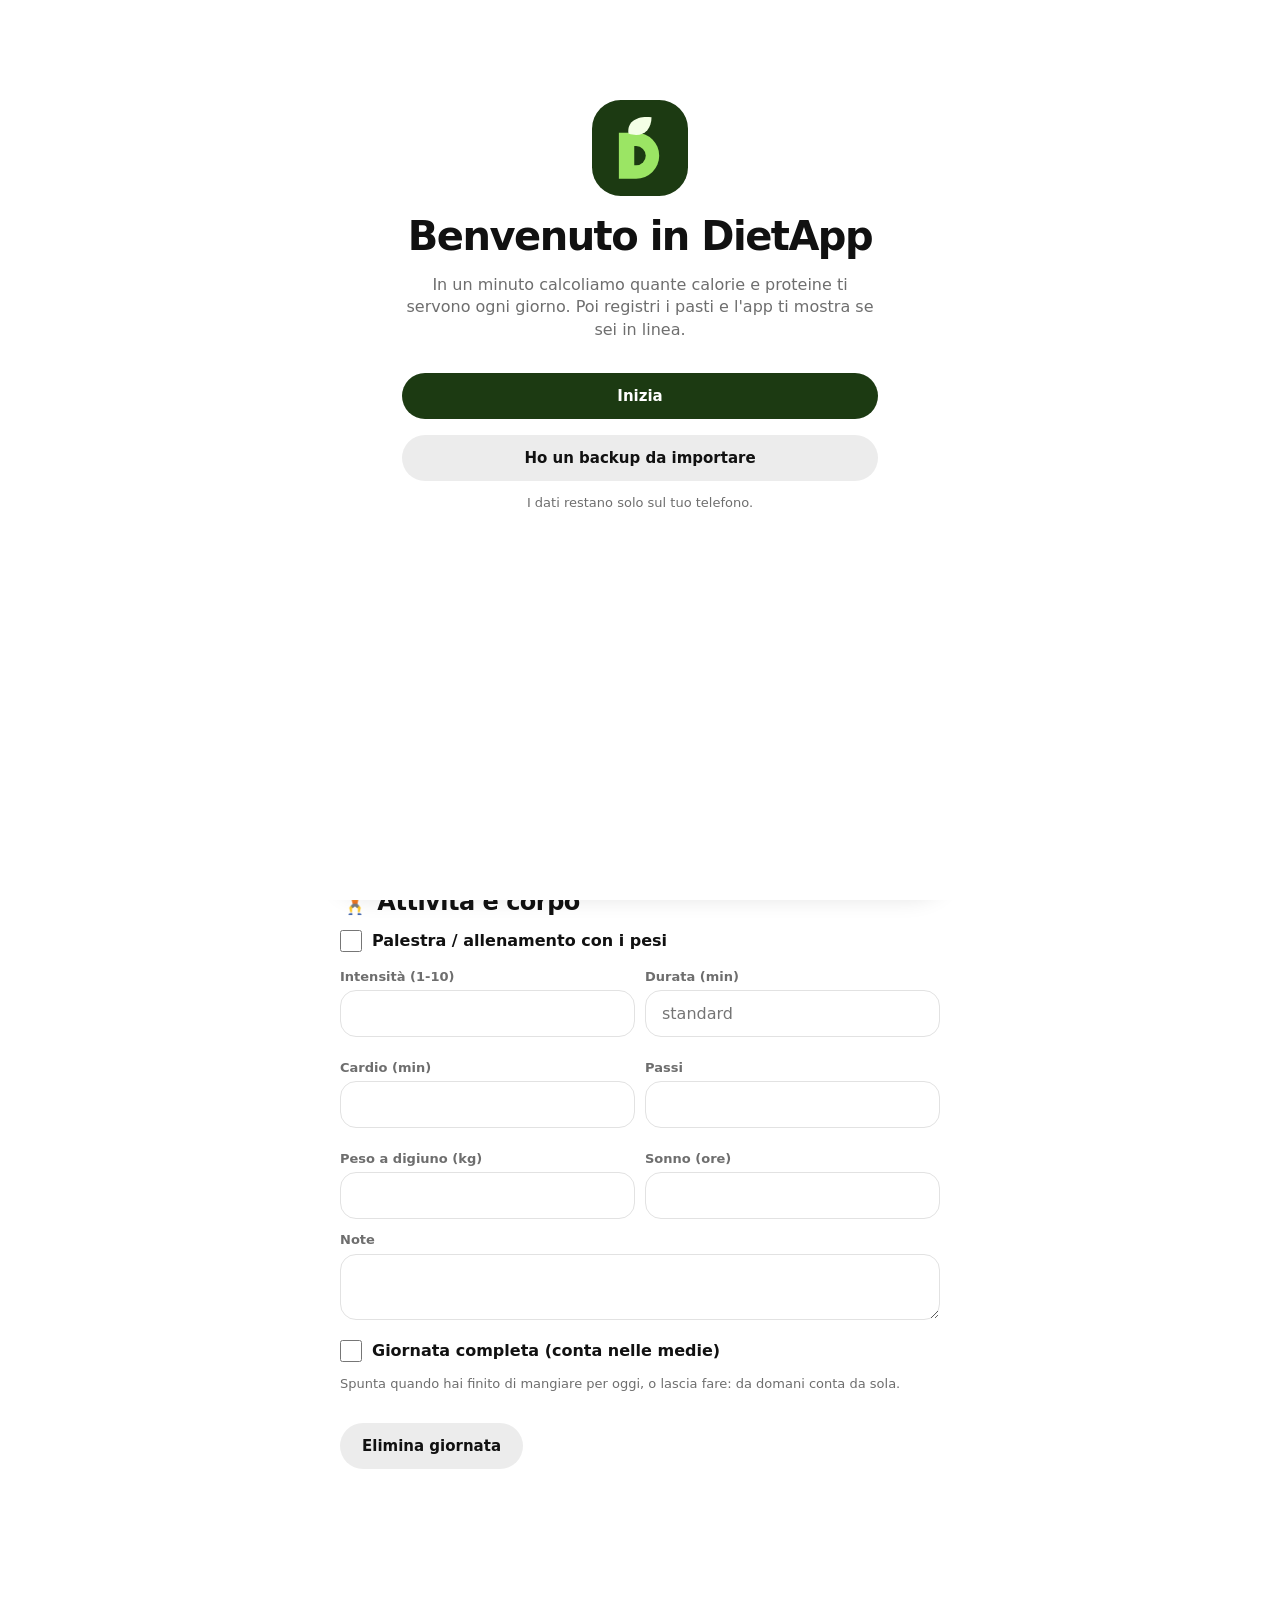
<file: index.html>
<!doctype html><html lang="it"><head><meta charset="utf-8"><meta name="viewport" content="width=device-width,initial-scale=1,viewport-fit=cover"><title>DietApp</title><link rel="manifest" href="manifest.webmanifest"><meta name="theme-color" content="#ffffff"><link rel="icon" href="icon-192.png"><link rel="apple-touch-icon" href="icon-180.png"><meta name="apple-mobile-web-app-title" content="DietApp"><meta name="apple-mobile-web-app-capable" content="yes"><meta name="mobile-web-app-capable" content="yes">
<style>
:root{--bg:#fff;--cd:#fff;--tx:#111;--mu:#6e6e6e;--ac:#1c3a12;--on:#fff;--li:#9be564;--ch:#ececec;--am:#b86e00;--ok:#1d8a4e;--bad:#c0392b;--bd:#e2e2e2;--ff:Inter,system-ui,-apple-system,"Segoe UI",sans-serif}
@media(prefers-color-scheme:dark){:root{--bg:#0e130d;--cd:#171e15;--tx:#f1f4ef;--mu:#9aa595;--ac:#9be564;--on:#10200a;--ch:#252e22;--am:#f0b35a;--ok:#5ad08e;--bad:#ff8174;--bd:#2a3427}}
*{box-sizing:border-box}body{margin:0;background:var(--bg);color:var(--tx);font:16px/1.4 var(--ff);padding:env(safe-area-inset-top) 0 calc(118px + env(safe-area-inset-bottom))}
main{max-width:640px;margin:0 auto;padding:16px 20px}h1{font:800 40px/1.1 var(--ff);letter-spacing:-1.5px;margin:18px 0 22px}h2{font:800 24px var(--ff);letter-spacing:-.5px;margin:30px 0 14px}h3{font:800 24px/1.15 var(--ff);letter-spacing:-.5px;margin:6px 0 14px}
.top{display:flex;justify-content:flex-end;gap:8px;flex-wrap:wrap;min-height:46px}.p{border:2px solid var(--tx);border-radius:999px;padding:8px 14px;font-weight:700}
.g{display:grid;grid-template-columns:1fr 1fr;gap:10px}.g3{grid-template-columns:1fr 1fr 1fr}.c{background:var(--cd);border:1px solid var(--bd);border-radius:24px;padding:16px;margin-bottom:10px}.g .c{margin:0}
.c b{display:block;font:800 26px var(--ff);letter-spacing:-.5px}.c b small{font-size:16px;color:var(--mu);font-weight:700}.c b.m{font-size:20px;margin-top:12px}.c span{color:var(--mu);font-size:13px}
.warn{border:2px solid var(--li)}.warn b{font-size:18px}.warn .row{display:flex;gap:8px;flex-wrap:wrap}.warn button{margin:12px 0 0}
label{display:block;font-size:13px;color:var(--mu);margin:12px 0 4px;font-weight:600}input,textarea,select{width:100%;padding:13px 16px;border:1px solid var(--bd);border-radius:16px;background:var(--cd);color:var(--tx);font:16px var(--ff)}
input[type=checkbox]{width:22px;height:22px;margin:0 10px 0 0;accent-color:var(--ac);flex:none}.k{display:flex;align-items:center;margin-top:14px;font-weight:600;color:var(--tx);font-size:16px}
button{padding:14px 22px;border:0;border-radius:999px;background:var(--ac);color:var(--on);font:700 15px var(--ff);margin:16px 8px 0 0;cursor:pointer}button.s{background:var(--ch);color:var(--tx)}button.w{width:100%;margin-right:0}button:disabled{opacity:.5}
button.pc{background:var(--ch);color:var(--tx);padding:10px 14px;margin:0 6px 8px 0;font-size:14px}button.lnk{background:none;color:var(--tx);text-decoration:underline;padding:12px 0}
.xb{background:var(--ch);color:var(--tx);width:36px;height:36px;padding:0;margin:0;flex:none;font-size:14px}
.dn{display:flex;gap:8px;align-items:center}.dn button{margin:0;padding:12px 16px}.dn input{flex:1}
.ml{display:flex;justify-content:space-between;align-items:center;gap:10px;padding:12px 0;border-bottom:1px solid var(--bd);cursor:pointer}.ml b{font-weight:700}
.wa{display:flex;align-items:center;gap:8px;flex-wrap:wrap}.wa b{font:800 30px var(--ff);flex-basis:100%;margin-bottom:4px}.wa b small{font-size:16px;color:var(--mu)}.wa button{margin:0;padding:10px 14px}
details{border:1px solid var(--bd);border-radius:24px;padding:4px 16px 16px;margin-top:12px}summary{font-weight:700;padding:12px 0;cursor:pointer}
nav{position:fixed;left:12px;right:12px;bottom:calc(10px + env(safe-area-inset-bottom));max-width:616px;margin:0 auto;display:flex;gap:4px;background:#f3f3f1;border-radius:40px;padding:8px;box-shadow:0 6px 24px rgba(0,0,0,.14);z-index:20}
@media(prefers-color-scheme:dark){nav{background:#1d261b}}
nav a{flex:1;display:flex;flex-direction:column;align-items:center;gap:3px;padding:9px 4px 7px;border-radius:30px;color:var(--tx);cursor:pointer;font-size:11px;font-weight:700;min-width:0}nav a span{white-space:nowrap;overflow:hidden;text-overflow:ellipsis;max-width:100%}nav a.on{background:var(--li);color:#10200a}nav svg{width:22px;height:22px;fill:none;stroke:currentColor;stroke-width:1.9;stroke-linecap:round;stroke-linejoin:round}
section{display:none}section.on{display:block}.r{display:flex;justify-content:space-between;align-items:center;gap:8px;padding:14px 2px;border-bottom:1px solid var(--bd);cursor:pointer}
.t{font-size:12px;font-weight:700;padding:5px 11px;border-radius:999px;background:var(--ch);white-space:nowrap}.In{color:var(--ok)}.Fu{color:var(--am)}.Tr,.So{color:var(--bad)}.mu{color:var(--mu);font-size:13px}svg.ch2{width:100%;height:auto;display:block;touch-action:pan-y}
.hero{border:1px solid var(--bd);border-radius:32px;overflow:hidden;background:var(--cd);margin-bottom:10px}.hb{background:linear-gradient(135deg,#2c4a20,#0b1a07);color:#fff;padding:26px 22px;min-height:150px;display:flex;flex-direction:column;justify-content:flex-end}.hb span{opacity:.8}.hb b{font:800 46px var(--ff);letter-spacing:-1.5px}
.hb2{padding:18px 22px 22px}.tg{display:flex;align-items:center;gap:10px;color:var(--mu);font-weight:600}.tg i{font-style:normal;background:var(--ch);border-radius:50%;width:36px;height:36px;display:grid;place-items:center}
.bar{height:12px;border-radius:9px;background:var(--ch);margin-top:8px}.bar i{display:block;height:100%;border-radius:9px;background:var(--ac)}.bar.over i{background:var(--bad)}.cp{display:inline-block;margin-top:18px;background:var(--ch);border-radius:999px;padding:8px 14px;color:var(--mu)}
.it{display:flex;justify-content:space-between;gap:10px;padding:8px 0;border-bottom:1px solid var(--bd)}
.lg{display:flex;gap:16px;flex-wrap:wrap;font-size:13px;color:var(--mu);margin-top:6px}.lg span{display:flex;align-items:center;gap:6px}.dot{width:9px;height:9px;border-radius:50%;background:var(--mu);display:inline-block}.ln{width:18px;height:3px;border-radius:2px;background:var(--ac);display:inline-block}.bx{width:10px;height:10px;border-radius:3px;background:var(--ac);display:inline-block}.ln2{width:18px;height:3px;background:var(--am);display:inline-block}
.pr{display:grid;grid-template-columns:2.2fr repeat(4,1fr) 36px;gap:6px;align-items:center;margin-bottom:6px}.pr input{padding:10px 8px;font-size:14px;border-radius:12px}.prh{font-size:12px;color:var(--mu);font-weight:600}
.dws{display:flex;flex-wrap:wrap;gap:6px}.dw{display:flex;align-items:center;margin:0;padding:8px 12px;border:1px solid var(--bd);border-radius:999px;color:var(--tx);font-size:14px}.dw input{width:18px;height:18px;margin-right:6px}
.add{width:100%;margin:14px 0 0;padding:16px;font-size:16px}
.sheet{position:fixed;inset:0;background:rgba(0,0,0,.45);z-index:50;display:flex;align-items:flex-end;justify-content:center}.sheet[hidden]{display:none}
.sh-in{background:var(--bg);width:100%;max-width:640px;max-height:90vh;overflow:auto;border-radius:28px 28px 0 0;padding:14px 20px calc(24px + env(safe-area-inset-bottom))}.grab{width:44px;height:5px;border-radius:3px;background:var(--bd);margin:0 auto 10px}
.fr{display:flex;justify-content:space-between;align-items:center;gap:10px;padding:13px 2px;border-bottom:1px solid var(--bd);cursor:pointer}.fr b{font-weight:700}.fr .mu{white-space:nowrap}
.qrow{display:flex;gap:8px}.qrow input{flex:1.3}.qrow select{flex:1}
.pv{display:grid;grid-template-columns:repeat(4,1fr);gap:6px;margin-top:14px}.pv div{background:var(--ch);border-radius:14px;padding:10px;text-align:center}.pv b{display:block;font-size:20px}.pv span{font-size:12px;color:var(--mu)}
.wiz{position:fixed;inset:0;background:var(--bg);z-index:60;overflow:auto}.wiz[hidden]{display:none}.wz{max-width:520px;margin:0 auto;padding:calc(28px + env(safe-area-inset-top)) 22px 40px}
.steps{display:flex;gap:6px;margin-bottom:22px}.steps i{flex:1;height:5px;border-radius:3px;background:var(--ch)}.steps i.on{background:var(--ac)}
.opt{display:block;width:100%;text-align:left;background:var(--cd);color:var(--tx);border:2px solid var(--bd);border-radius:20px;padding:14px 16px;margin:0 0 10px;font-weight:700}.opt span{display:block;font-weight:500;color:var(--mu);font-size:13px;margin-top:2px}.opt.on{border-color:var(--ac);background:var(--ch)}
.err{color:var(--bad);font-size:14px;font-weight:600;min-height:20px;margin-top:10px}
#toast{position:fixed;left:50%;transform:translateX(-50%);bottom:calc(104px + env(safe-area-inset-bottom));background:var(--ac);color:var(--on);padding:10px 12px 10px 20px;border-radius:999px;font-weight:700;opacity:0;pointer-events:none;transition:opacity .25s;z-index:70;display:flex;align-items:center;gap:12px;max-width:92vw}#toast.act{pointer-events:auto}#toast span{min-width:0;white-space:nowrap;overflow:hidden;text-overflow:ellipsis}#toast button{margin:0;flex:none;padding:8px 14px;background:var(--on);color:var(--ac);font-size:14px}#toast:not(.act){padding-right:20px}
#splash{position:fixed;inset:0;background:#fff;z-index:99;display:grid;place-items:center;font:800 min(15vw,64px)/1 Inter,system-ui,-apple-system,sans-serif;letter-spacing:-.04em;color:#1c3a12;animation:sOut .45s ease 3.3s forwards}
#splash .wm{display:flex;align-items:center}#splash .ic{width:1.5em;height:1.5em;flex:none;animation:pop .6s cubic-bezier(.2,1.5,.4,1) both}#splash .ic svg{width:100%;height:100%;display:block}
#splash .lf{transform-origin:38px 35px;animation:grow .7s cubic-bezier(.2,1.4,.4,1) .45s both}
#splash .x{display:inline-block;overflow:hidden;white-space:nowrap;max-width:0;opacity:0;animation:ex .9s cubic-bezier(.65,0,.25,1) 1.5s forwards}#splash .x i{font-style:normal;padding:0 0 .1em .28em}#splash .x b{color:#4aa11f;font-weight:800}
@keyframes pop{from{transform:scale(.35);opacity:0}to{transform:scale(1);opacity:1}}@keyframes grow{from{transform:scale(0) rotate(-35deg)}to{transform:scale(1) rotate(0)}}
@keyframes ex{to{max-width:4.4em;opacity:1}}@keyframes sOut{to{opacity:0;visibility:hidden}}
@media(prefers-reduced-motion:reduce){#splash .ic,#splash .lf,#splash .x{animation-duration:.01s}#splash .x{animation-delay:0s}#splash{animation-delay:1.2s}}
</style></head><body><div id="splash" onclick="this.remove()"><div class="wm"><span class="ic"><svg viewBox="0 0 100 100"><rect width="100" height="100" rx="30" fill="#1c3a12"/><path fill="#9be564" d="M28 34H46A24 24 0 0 1 46 82H28Z"/><path fill="#1c3a12" d="M44 48H46A10 10 0 0 1 46 68H44Z"/><path class="lf" fill="#f4ffe6" d="M38 35C36 22 48 16 62 18C62 32 52 40 38 35Z"/></svg></span><span class="x"><i>Diet<b>App</b></i></span></div></div>
<div id="wiz" class="wiz" hidden><div class="wz" id="wzc"></div></div>
<div id="sheet" class="sheet" hidden onclick="if(event.target===this)closeSheet()"><div class="sh-in" role="dialog" aria-modal="true"><div class="grab"></div><div id="shc"></div></div></div>
<main><div id="top" class="top"></div>

<section id="oggi" class="on"><h1>Oggi</h1>
<div class="dn"><button class="s" onclick="shift(-1)" aria-label="Giorno precedente">‹</button><input type="date" id="d" aria-label="Data"><button class="s" onclick="shift(1)" aria-label="Giorno successivo">›</button></div>
<div id="bn" style="margin-top:12px"></div><div id="prog" style="margin-top:12px"></div>
<h2>🍽 Pasti</h2><div id="pre"></div><div id="ml"></div><div id="cpy"></div>
<button class="add" onclick="openAdd()">+ Aggiungi alimento</button>
<h2>💧 Acqua</h2><div class="c wa"><b id="wv">0 L</b><button class="s" onclick="water(-.25)">−0,25</button><button onclick="water(.25)">+0,25</button><button onclick="water(.5)">+0,5</button></div>
<h2>🏋️ Attività e corpo</h2>
<label class="k"><input type="checkbox" id="gym" class="fl">Palestra / allenamento con i pesi</label>
<div class="g"><div><label for="int">Intensità (1-10)</label><input id="int" class="fl" inputmode="decimal"></div><div><label for="dur">Durata (min)</label><input id="dur" class="fl" inputmode="decimal" placeholder="standard"></div><div><label for="card">Cardio (min)</label><input id="card" class="fl" inputmode="decimal"></div><div><label for="steps">Passi</label><input id="steps" class="fl" inputmode="numeric"></div><div><label for="w">Peso a digiuno (kg)</label><input id="w" class="fl" inputmode="decimal"></div><div><label for="sleep">Sonno (ore)</label><input id="sleep" class="fl" inputmode="decimal"></div></div>
<label for="nt">Note</label><textarea id="nt" class="fl" rows="2"></textarea>
<label class="k"><input type="checkbox" id="closed">Giornata completa (conta nelle medie)</label><p class="mu" id="clh"></p>
<button class="s" onclick="del()">Elimina giornata</button></section>

<section id="dash"><h1>Andamento</h1><div id="hero"></div><h2>📊 Ultimi 7 giorni</h2><div class="g" id="kp"></div>
<h2>⚖️ Peso</h2><div class="c" id="wc"></div><div class="g" id="cal"></div><p class="mu" id="calt"></p>
<h2>📉 Kcal e TDEE</h2><div class="c" id="kc"></div><h2>🎯 Proiezione</h2><div class="g" id="pj"></div></section>

<section id="log"><h1>Giorni</h1><div id="ls"></div></section>

<section id="inc"><h1>Incolla dati</h1>
<p>Usi ChatGPT, Claude, Gemini o un'altra AI per contare le calorie? Qui puoi incollare il riepilogo che ti scrive: l'app lo inserisce da sola nel registro.</p>
<div class="c"><b style="font-size:18px">Come si fa</b><ol style="font-size:14px;padding-left:20px;margin:8px 0 0;color:var(--tx)">
<li>Copia le istruzioni qui sotto e incollale nella chat con la tua AI, seguite da quello che hai mangiato (con le quantità, se le sai).</li>
<li>L'AI ti risponde con una riga per ogni giorno, già nel formato giusto.</li>
<li>Copia quella riga, incollala nel riquadro più in basso e premi “Inserisci nel registro”.</li></ol>
<button class="w" onclick="copyPrompt()">📋 Copia le istruzioni per l'AI</button>
<details style="margin-top:12px"><summary>Leggi le istruzioni</summary><pre id="aip" style="white-space:pre-wrap;font:14px/1.45 var(--ff);background:var(--ch);border-radius:14px;padding:12px;margin:0;user-select:all"></pre></details></div>
<label for="tx">Incolla qui la risposta dell'AI</label>
<textarea id="tx" rows="6" placeholder="17/10/2026 | kcal 1500 | prot 150 | carbo 90 | grassi 55 | passi 11000 | peso 82,4 | chiusa"></textarea>
<button onclick="paste()">Inserisci nel registro</button><p class="mu" id="pm"></p>
<p class="mu">Ogni riga sostituisce i pasti di quel giorno con il totale indicato. Passi, peso, acqua e gli altri valori cambiano solo se sono nella riga. Se manca la data, viene usato oggi.</p></section>

<section id="ai"><h1>Assistente</h1><p class="mu">Scrivi cosa hai mangiato, o aggiungi la foto del piatto: l'assistente stima kcal e macro e aggiunge i pasti alla giornata.</p>
<label for="ad">Data (se non è nel testo)</label><input type="date" id="ad"><label for="at">Il tuo messaggio</label><textarea id="at" rows="6" placeholder="Es. cena: 300 g agnello al forno, 200 g patate al forno, 2 uova. 8.000 passi, niente palestra."></textarea>
<div id="aphw" style="display:none"><label for="aph">Foto del piatto (facoltativa)</label><input type="file" id="aph" accept="image/*"></div>
<button id="ab" onclick="ai()">Analizza</button><div id="ar"></div></section>

<section id="imp"><h1>Profilo</h1>
<div id="cf"></div>
<h2>⚖️ Giorni di pesata</h2><div class="dws" id="wdw"></div>
<h2>⚡ Pasti rapidi</h2><p class="mu">Un tocco nella scheda Oggi e sono aggiunti. Puoi crearli anche con “Salva tra i rapidi” quando aggiungi un alimento.</p><div class="pr prh"><span>Nome</span><span>Kcal</span><span>P</span><span>C</span><span>G</span><span></span></div><div id="prl"></div><button class="s" onclick="rdPre();S.presets.push({n:'Nuovo',k:0,p:0,c:0,g:0});persist();preR()">+ Aggiungi rapido</button>
<h2>⚙️ Opzioni</h2><label class="k"><input type="checkbox" id="o_inc">Mostra la scheda “Incolla dati”</label>
<p class="mu">Le modifiche si salvano da sole.</p><button class="s" onclick="openWiz(true)">Ricalcola obiettivi con la procedura guidata</button>
<h2>💾 Dati</h2><button class="s" onclick="exp()">Esporta backup</button><button class="s" onclick="$('f').click()">Importa backup</button><button class="s" onclick="csv()">Esporta CSV per Excel</button><input type="file" id="f" accept=".json,application/json" hidden onchange="imp(this)">
<p class="mu" id="priv"></p>
<details><summary>Come funziona</summary><ul class="mu" style="font-size:14px;padding-left:18px;margin:0">
<li>Aggiungi quello che mangi da “+ Aggiungi alimento”: cerca l'alimento e scrivi i grammi, oppure inserisci le kcal a mano.</li>
<li>Usa i pasti rapidi per quello che mangi spesso.</li>
<li>Scrivi passi e allenamento: l'app stima ogni giorno quante calorie consumi (TDEE) e il tuo deficit.</li>
<li>Pesati a digiuno nei giorni di pesata: dopo qualche settimana l'app corregge la stima con i tuoi dati reali.</li>
<li>I giorni passati con dei pasti contano da soli nelle medie. Togli la spunta “Giornata completa” se hai dimenticato di segnare qualcosa.</li>
<li>I valori degli alimenti sono medi e indicativi: per i prodotti confezionati vale l'etichetta.</li></ul></details>
<p class="mu">DietApp dà stime indicative e non sostituisce il parere di un medico o di un nutrizionista. Non è pensata per minorenni, in gravidanza o in presenza di disturbi alimentari.</p>
<p class="mu">La ricerca online e i codici a barre usano i dati di <a href="https://world.openfoodfacts.org" target="_blank" rel="noopener" style="color:inherit">Open Food Facts</a>, disponibili con licenza Open Database License (ODbL).</p><p class="mu">DietApp 2.2</p></section>
</main>
<div id="toast" role="status"></div>
<nav><a class="on" data-t="oggi"><svg viewBox="0 0 24 24"><path d="M4 11l8-7 8 7v9H4z"/></svg><span>Oggi</span></a><a data-t="dash"><svg viewBox="0 0 24 24"><polyline points="3 17 9 11 13 15 21 6"/></svg><span>Grafici</span></a><a data-t="log"><svg viewBox="0 0 24 24"><path d="M8 6h12M8 12h12M8 18h12M4 6h.01M4 12h.01M4 18h.01"/></svg><span>Giorni</span></a><a data-t="inc"><svg viewBox="0 0 24 24"><path d="M9 4h6v3H9zM7 5H5v15h14V5h-2"/></svg><span>Incolla</span></a><a data-t="ai"><svg viewBox="0 0 24 24"><path d="M4 5h16v11H9l-5 4z"/></svg><span>Assistente</span></a><a data-t="imp"><svg viewBox="0 0 24 24"><circle cx="12" cy="8" r="4"/><path d="M4 21c0-4 4-6 8-6s8 2 8 6"/></svg><span>Profilo</span></a></nav>
<script>
// [nome, kcal, proteine, carboidrati, grassi (per 100 g o 100 ml), unità, grammi per unità, sinonimi]
const FOODS_RAW=[
// Pane, cereali, pasta
['Pane bianco',275,9,57,1.2,'fetta',30,'pane comune'],
['Panino / rosetta',275,9,57,1.2,'panino',60,'pane michetta'],
['Pane integrale',245,9,47,2.4,'fetta',30,''],
['Pane in cassetta',265,8,48,4,'fetta',25,'toast pancarrè'],
['Fette biscottate',410,11,74,6,'fetta',10,'mulino bianco buitoni'],
['Grissini',430,12,68,13,'grissino',5,''],
['Crackers',430,9.5,70,12,'pacchetto',25,''],
['Piadina',300,8,48,9,'piadina',90,''],
['Focaccia',330,7,45,14,'pezzo',100,''],
['Pasta di semola (cruda)',355,12.5,72,1.5,'porzione',80,'spaghetti penne fusilli maccheroni barilla de cecco rummo divella'],
['Pasta (cotta)',160,5.5,32,0.7,'piatto',200,'spaghetti penne'],
['Pasta integrale (cruda)',345,13,66,2.5,'porzione',80,''],
['Pasta al pomodoro (condita)',130,4.5,23,2.5,'piatto',300,'spaghetti al pomodoro'],
['Pasta al ragù',160,7,22,5,'piatto',300,'bolognese'],
['Pasta alla carbonara',220,9,25,9,'piatto',300,''],
['Pasta al forno',170,8,18,7,'porzione',300,''],
['Lasagne al forno',160,9,13,8,'porzione',300,''],
['Gnocchi di patate',160,4,34,0.5,'porzione',200,''],
['Risotto',150,3.5,24,4.5,'piatto',300,''],
['Riso (crudo)',350,7,78,0.6,'porzione',80,'basmati'],
['Riso (cotto)',130,2.7,28,0.3,'piatto',200,'riso bianco bollito'],
['Farro (crudo)',335,15,67,2.5,'porzione',80,''],
['Orzo perlato (crudo)',320,10,70,1.4,'porzione',80,''],
['Cous cous (crudo)',360,12.5,73,0.6,'porzione',80,''],
['Quinoa (cruda)',368,14,64,6,'porzione',80,''],
['Fiocchi d\'avena',370,13,60,7,'porzione',40,'avena porridge'],
['Corn flakes',375,7,84,0.9,'porzione',30,'cereali colazione'],
['Muesli',365,9,66,6,'porzione',40,'cereali colazione'],
['Polenta (cotta)',80,1.8,17,0.4,'porzione',250,''],
['Pizza margherita',250,10,33,8.5,'pizza intera',330,'pizzeria'],
['Pizza al taglio',270,10,34,10,'pezzo',120,'trancio'],
['Calzone al forno',260,11,32,10,'calzone',300,''],
['Toast prosciutto e formaggio',260,13,27,11,'toast',110,''],
['Panino hamburger (fast food)',255,12,20,14,'panino',220,'big mac cheeseburger'],
// Patate
['Patate bollite',80,2,18,0.1,'patata',150,'lesse'],
['Patate al forno con olio',150,2.5,22,6,'porzione',200,''],
['Patate al forno senza olio',95,2.5,21,0.1,'porzione',200,''],
['Patatine fritte',310,3.4,41,15,'porzione',150,''],
['Purè di patate',110,2,16,4.5,'porzione',200,''],
['Patatine in busta',535,6.5,53,34,'pacchetto',25,'chips san carlo lays amica'],
// Carne
['Petto di pollo (crudo)',105,23,0,1.2,'',0,''],
['Petto di pollo (cotto)',165,31,0,3.6,'',0,'ai ferri piastra grigliato'],
['Coscia di pollo al forno con pelle',230,24,0,15,'coscia',120,'sovracoscia arrosto'],
['Cotoletta impanata fritta',260,20,13,14,'cotoletta',150,'milanese'],
['Petto di tacchino (crudo)',107,24,0,1,'',0,''],
['Manzo magro (crudo)',120,21.5,0,4,'',0,'fesa girello'],
['Roastbeef',170,28,0,6,'fetta',30,'arrosto di manzo'],
['Bistecca di manzo (cotta)',215,28,0,11,'',0,'costata entrecote'],
['Filetto di manzo (cotto)',190,29,0,8,'',0,''],
['Macinato di manzo (crudo)',215,18.5,0,15,'',0,'carne trita'],
['Hamburger di manzo (cotto)',250,25,0,16,'hamburger',100,''],
['Polpette di carne al sugo',200,13,7,13,'polpetta',40,''],
['Agnello al forno',230,26,0,14,'',0,'arrosto'],
['Vitello (crudo)',100,21,0,1.5,'',0,'fettina'],
['Lonza di maiale (cruda)',140,21,0,6,'',0,'braciola maiale'],
['Salsiccia di maiale',300,15,1,27,'salsiccia',90,''],
['Würstel',270,13,2,23,'würstel',50,'wurstel'],
['Prosciutto crudo',265,26,0,18,'fetta',15,''],
['Prosciutto cotto',215,20,1,15,'fetta',20,''],
['Bresaola',150,32,0,2.6,'fetta',10,''],
['Salame',410,25,1,34,'fetta',8,''],
['Mortadella',315,15,1,28,'fetta',15,''],
['Speck',300,28,0,21,'fetta',10,''],
// Pesce
['Tonno al naturale (sgocciolato)',105,25,0,0.5,'scatoletta',60,'rio mare nostromo'],
['Tonno sott\'olio (sgocciolato)',190,25,0,10,'scatoletta',60,'rio mare nostromo'],
['Salmone fresco (crudo)',185,20,0,12,'',0,''],
['Salmone affumicato',145,25,0,4.5,'',0,''],
['Merluzzo / nasello (crudo)',72,17,0,0.4,'',0,'pesce bianco'],
['Orata (cruda)',120,20,0,4,'',0,'spigola branzino'],
['Gamberi (crudi)',75,16,0.5,0.8,'',0,'gamberetti'],
['Calamari (crudi)',70,13,1,1.7,'',0,''],
['Polpo (cotto)',165,30,4,2,'',0,''],
['Sushi misto',145,6,25,2.5,'pezzo',30,'nigiri maki'],
// Uova e latticini
['Uovo',130,12.5,0.5,8.7,'uovo',55,'uova sodo'],
['Uovo all\'occhio di bue',195,13.6,0.8,15,'uovo',50,'uovo fritto'],
['Albume',45,11,0.7,0.2,'albume',33,''],
['Frittata / omelette',180,12,1,14,'porzione',150,''],
['Latte intero',64,3.3,4.8,3.6,'bicchiere',200,''],
['Latte parzialmente scremato',46,3.4,5,1.6,'bicchiere',200,'granarolo parmalat'],
['Latte scremato',35,3.5,5,0.2,'bicchiere',200,''],
['Yogurt bianco intero',66,3.8,4.3,3.9,'vasetto',125,''],
['Yogurt greco 0%',57,10,4,0,'vasetto',170,'fage total'],
['Yogurt greco intero',95,9,4,5,'vasetto',170,''],
['Skyr',63,11,4,0.2,'vasetto',150,''],
['Mozzarella',250,19,1,19,'mozzarella',125,'galbani santa lucia'],
['Mozzarella light',165,20,1,9,'mozzarella',125,''],
['Parmigiano',390,33,0,28,'cucchiaio grattugiato',10,'grattugiato'],
['Grana Padano',385,33,0,28,'cucchiaio grattugiato',10,'grattugiato'],
['Ricotta',146,9,3.5,11,'',0,''],
['Fiocchi di latte',100,12,3.5,4.5,'vasetto',150,'cottage'],
['Formaggio spalmabile',240,5.5,4,22,'porzione',30,'philadelphia'],
['Sottilette / formaggio a fette',270,13,6,21,'fetta',20,''],
['Emmental',380,28.5,0,29.7,'fetta',20,'formaggio svizzero'],
['Burro',750,0.8,0.1,83,'cucchiaino',5,''],
['Gelato alla crema',215,4,25,11,'pallina',50,'fiordilatte vaniglia'],
// Condimenti
['Olio extravergine d\'oliva',899,0,0,99.9,'cucchiaio',10,'olio evo'],
['Maionese',700,1,1.5,77,'cucchiaio',15,''],
['Ketchup',110,1.2,25,0.1,'cucchiaio',15,''],
['Pesto',450,5,6,45,'cucchiaio',15,''],
['Passata di pomodoro',25,1.3,4.5,0.2,'',0,'salsa'],
['Sugo di pomodoro condito',70,1.5,7,4,'porzione',100,''],
['Zucchero',400,0,100,0,'cucchiaino',5,''],
['Miele',305,0.6,80,0,'cucchiaino',8,''],
['Marmellata',250,0.4,60,0,'cucchiaino',10,'confettura'],
['Crema spalmabile al cacao',540,6,57,31,'cucchiaino',15,'nutella'],
['Burro di arachidi',590,25,15,50,'cucchiaio',15,''],
// Verdure
['Insalata / lattuga',15,1.4,2.2,0.2,'',0,'rucola'],
['Pomodori',18,1,3.5,0.2,'pomodoro',120,''],
['Zucchine',17,1.2,3,0.3,'',0,''],
['Carote',38,0.9,8,0.2,'carota',80,''],
['Melanzane',25,1,5.5,0.2,'',0,''],
['Peperoni',26,1,6,0.3,'',0,''],
['Broccoli',34,2.8,6.6,0.4,'',0,''],
['Spinaci',23,2.9,3.6,0.4,'',0,''],
['Cavolfiore',25,2,5,0.3,'',0,''],
['Fagiolini',31,1.8,7,0.2,'',0,''],
['Cipolla',40,1.1,9,0.1,'',0,''],
['Funghi champignon',22,3.1,3.3,0.3,'',0,''],
['Cetriolo',15,0.7,3.6,0.1,'',0,''],
['Finocchio',31,1.2,7,0.2,'',0,''],
['Verdure grigliate con olio',75,1.5,6,5,'porzione',150,''],
['Minestrone di verdure',40,1.8,6,1,'piatto',300,'zuppa'],
['Vellutata di zucca',50,1.2,7,2,'piatto',250,'crema di zucca'],
['Parmigiana di melanzane',160,7,8,11,'porzione',250,''],
// Legumi
['Ceci (cotti)',164,9,27,2.6,'',0,''],
['Fagioli (cotti)',127,8.7,22.8,0.5,'',0,'borlotti cannellini'],
['Lenticchie (cotte)',116,9,20,0.4,'',0,''],
['Piselli (cotti)',80,5.4,14,0.4,'',0,''],
['Zuppa di lenticchie',90,5,13,2,'piatto',300,''],
['Tofu',145,15.5,3,8.7,'',0,''],
// Frutta
['Mela',52,0.3,14,0.2,'mela',180,''],
['Banana',89,1.1,23,0.3,'banana',120,''],
['Arancia',47,0.9,12,0.1,'arancia',180,''],
['Pera',57,0.4,15,0.1,'pera',170,''],
['Kiwi',61,1.1,15,0.5,'kiwi',75,''],
['Fragole',32,0.7,7.7,0.3,'',0,''],
['Uva',69,0.7,18,0.2,'',0,''],
['Pesca / pesca noce',44,1,10.6,0.3,'frutto',150,'nettarina'],
['Prugne fresche',46,0.7,11.4,0.3,'prugna',50,'susine'],
['Ananas',50,0.5,13,0.1,'',0,''],
['Anguria',30,0.6,7.6,0.2,'fetta',300,'cocomero'],
['Melone',34,0.8,8,0.2,'fetta',200,''],
['Mandarino',53,0.8,13,0.3,'mandarino',80,'clementina'],
['Mandorle',580,21,22,50,'manciata',30,'frutta secca'],
['Noci',655,15,14,65,'manciata',30,'frutta secca'],
['Arachidi',570,26,16,49,'manciata',30,'noccioline'],
['Pistacchi',560,20,27.5,45,'manciata',30,''],
['Datteri secchi',280,2.5,75,0.4,'dattero',8,''],
// Dolci e snack
['Cioccolato fondente 70%',600,8,46,43,'quadretto',10,''],
['Cioccolato al latte',535,7.6,59,30,'quadretto',10,''],
['KitKat',515,6.5,61,26,'mini',17,'kit kat'],
['Biscotti frollini',470,7,68,19,'biscotto',9,''],
['Biscotti secchi',420,7.5,76,10,'biscotto',6,''],
['Cornetto semplice',410,7.5,47,21,'cornetto',60,'brioche croissant'],
['Cornetto alla crema',360,7,47,16,'cornetto',80,'brioche'],
['Crostata di marmellata',380,5,60,14,'fetta',80,'torta'],
['Tiramisù',280,5,27,17,'porzione',100,''],
['Strudel di mele',275,3.3,41,11,'fetta',100,''],
['Brownie',470,6,52,27,'pezzo',60,''],
['Barretta proteica',360,33,33,11,'barretta',60,''],
['Proteine whey (polvere)',385,75,8,6,'misurino',30,'proteine in polvere'],
// Bevande
['Coca-Cola',42,0,10.6,0,'lattina',330,'cola bibita'],
['Coca-Cola Zero',0,0,0,0,'lattina',330,'cola light'],
['Succo di frutta',50,0.3,12,0,'bicchiere',200,''],
['Spremuta d\'arancia',45,0.7,10,0.2,'bicchiere',200,''],
['Tè freddo',32,0,8,0,'bottiglia',500,'the'],
['Birra',43,0.5,3.5,0,'bottiglia',330,'peroni moretti heineken nastro azzurro'],
['Vino',85,0.1,2.6,0,'bicchiere',125,''],
['Caffè espresso',2,0.1,0,0,'tazzina',30,'caffe'],
['Cappuccino senza zucchero',45,2.5,3.5,2.2,'tazza',150,''],
];
// Ampliamento: prodotti di marca e altri alimenti. Valori per 100 g/ml (indicativi).
// Se "grammi per unità" è -1 i valori sono per porzione intera (es. panini dei fast food).
FOODS_RAW.push(
// ---- Kinder / Ferrero ----
["Kinder Bueno",565,8.6,49.5,37,"barretta",21.5,"kinder ferrero"],
["Kinder Bueno White",560,8.8,49,36,"barretta",19.5,"kinder ferrero"],
["Kinder Cioccolato (barretta)",566,8.7,53.5,35,"barretta",12.5,"kinder ferrero"],
["Kinder Maxi",567,8.7,53.5,35,"barretta",21,"kinder ferrero"],
["Kinder Pinguì",450,7,36,31,"pezzo",30,"kinder ferrero pingui"],
["Kinder Fetta al Latte",421,7.3,28,31,"fetta",28,"kinder ferrero"],
["Kinder Paradiso",428,7.5,30,30.5,"pezzo",29,"kinder ferrero"],
["Kinder Delice",451,6.2,51.4,24.4,"merendina",39,"kinder ferrero"],
["Kinder Brioss",422,8,45,23,"pezzo",27,"kinder ferrero"],
["Kinder Colazione Più",417,8.5,61,15,"pezzo",29,"kinder ferrero"],
["Kinder Cereali",550,8.3,54,33,"barretta",24,"kinder ferrero country"],
["Kinder Happy Hippo",581,7.9,53,37.5,"pezzo",21,"kinder ferrero"],
["Kinder Choco Fresh",580,8,38,44,"pezzo",20.5,"kinder ferrero"],
["Kinder Cards",505,8,58,26.5,"2 cards",25.6,"kinder ferrero"],
["Kinder Joy",550,8,52,34,"ovetto",20,"kinder ferrero"],
["Kinder Sorpresa (ovetto)",560,8.7,52,35,"ovetto",20,"kinder ferrero uovo"],
["Kinder Pan e Cioc",438,8,50,23,"pezzo",29,"kinder ferrero"],
["Kinder Tronky",550,7,53,34,"pezzo",18,"kinder ferrero"],
["Kinder Schoko-Bons",570,8.1,53,36,"pezzo",5.8,"kinder ferrero schokobons"],
["Ferrero Rocher",600,8.2,44.4,42.7,"pralina",12.5,"ferrero"],
["Raffaello",625,6.6,35,51,"pralina",10,"ferrero"],
["Pocket Coffee",432,3,55,21,"pralina",12.5,"ferrero"],
["Duplo",590,6.7,52,39.5,"barretta",18.2,"ferrero"],
["Nutella",539,6.3,57.5,30.9,"cucchiaino",15,"ferrero crema"],
["Nutella B-ready",518,8,58,27,"pezzo",22,"ferrero"],
["Nutella Biscuits",510,6.4,62,26.2,"biscotto",13.8,"ferrero"],
["Fiesta",447,4.5,55,23,"merendina",36,"ferrero"],
["Estathé al limone",32,0,8,0,"bicchiere",200,"ferrero tè freddo the"],
["Estathé alla pesca",42,0,10.5,0,"bicchiere",200,"ferrero tè freddo the"],
// ---- Mulino Bianco / Barilla ----
["Macine Mulino Bianco",474,6.6,66,20,"biscotto",10,"mulino bianco"],
["Pan di Stelle",490,7.5,65,21.5,"biscotto",9.5,"mulino bianco"],
["Abbracci Mulino Bianco",480,6.8,63,22,"biscotto",12,"mulino bianco"],
["Tarallucci Mulino Bianco",465,7.5,68,18,"biscotto",8.5,"mulino bianco"],
["Galletti Mulino Bianco",467,7.5,70,17.5,"biscotto",7,"mulino bianco"],
["Baiocchi Mulino Bianco",505,7.5,60,26,"biscotto",9,"mulino bianco"],
["Flauti Mulino Bianco",420,7,52,20,"merendina",35,"mulino bianco"],
["Plumcake",404,6,50,20,"merendina",33,"mulino bianco"],
["Tegolino Mulino Bianco",423,5.5,53,21,"merendina",35,"mulino bianco"],
["Crostatina all'albicocca",400,5,66,13,"merendina",40,"mulino bianco"],
["Saccottino al cioccolato",430,7,51,22,"merendina",40,"mulino bianco"],
["Pan Brioche",360,9,56,11,"fetta",25,"mulino bianco"],
// ---- Pavesi / Saiwa / altri biscotti ----
["Gocciole Pavesi",492,7.4,64,22.5,"biscotto",12,"pavesi"],
["Ringo",490,6.5,67,21.5,"biscotto",11,"pavesi"],
["Pavesini",389,8.5,80,4,"biscotto",2,"pavesi"],
["Togo",469,7,63,21,"pezzo",6,"pavesi"],
["Crackers Pavesi salati",439,9.5,68,13.5,"pacchetto",31,"pavesi"],
["Oro Saiwa",425,8,74,10.5,"biscotto",6.3,"saiwa"],
["Oreo",475,5,68,20,"biscotto",11,""],
["Biscotti Digestive",480,7,62,22,"biscotto",15,"mcvities"],
["Biscoff Lotus",484,4.9,72.6,19,"biscotto",7.8,"lotus speculoos"],
["Wafer",520,7,60,28,"pacchetto",45,"loacker napolitaner quadratini"],
["Taralli",450,10,64,17,"tarallo",8,"pavesi"],
// ---- Cioccolato e snack dolci ----
["Snickers",484,8.9,59,23.5,"barretta",50,"mars"],
["Mars",450,4.2,70,17,"barretta",51,""],
["Twix",490,4.5,64,24,"confezione (2)",50,"mars"],
["Bounty",481,3.7,58,26,"confezione (2)",57,"mars"],
["M&M's al cioccolato",480,4.5,70,20,"busta",45,"mms mars"],
["M&M's alle arachidi",512,9.9,57,26,"busta",45,"mms mars peanut"],
["Milka",530,6.6,59,29.5,"quadretto",4.2,"cioccolato al latte"],
["Lindt Lindor",625,4.7,46,47,"pralina",12.5,"lindt"],
["Lindt Excellence 70%",566,9.5,34,41,"quadretto",10,"lindt fondente"],
["Haribo Orsetti d'oro",343,6.9,77,0.5,"manciata",25,"haribo caramelle gommose"],
["Caramelle dure",390,0,97,0,"caramella",5,""],
["Barretta ai cereali",400,6,68,11,"barretta",25,""],
["Panettone",380,7,50,16,"fetta",80,"natale"],
["Pandoro",410,7.5,50,20,"fetta",80,"natale"],
["Colomba",395,7,54,17,"fetta",80,"pasqua"],
["Cannolo siciliano",372,8,40,20,"cannolo",100,""],
["Sfogliatella",388,7,45,20,"sfogliatella",110,""],
["Babà",286,4,46,9.5,"babà",70,""],
["Cheesecake",324,5.5,26,22,"fetta",100,""],
["Torta al cioccolato",422,6,50,22,"fetta",80,""],
["Torta di mele",271,4,40,10.5,"fetta",100,""],
["Muffin al cioccolato",421,6,52,21,"muffin",90,""],
["Krapfen / bombolone",371,6,45,18.5,"pezzo",70,"bomba"],
["Cornetto alla marmellata",370,6.5,51,15.5,"cornetto",75,"brioche"],
["Cornetto alla Nutella / cioccolato",470,7,52,26,"cornetto",77,"brioche"],
["Pancake",227,6.5,30,9,"pancake",40,""],
["Budino al cioccolato",125,3.3,20,3.5,"vasetto",125,"danette cameo"],
// ---- Gelati ----
["Magnum Classic",320,3.8,29,21,"stecco",75,"algida"],
["Cornetto Algida classico",300,4,37,15,"cono",65,"algida"],
["Ghiacciolo",85,0,21,0,"ghiacciolo",60,""],
["Gelato alla frutta / sorbetto",141,1,32,1,"pallina",50,""],
// ---- Snack salati ----
["Pringles Original",528,4.5,51,34,"porzione",30,""],
["Fonzies",535,5.5,54,33,"pacchetto",40,""],
["Popcorn salati",458,9,56,22,"porzione",30,""],
["Olive",140,1,4,14,"oliva",4,""],
// ---- Bevande ----
["Fanta",31,0,7.6,0,"lattina",330,"aranciata"],
["Sprite",20,0,4.9,0,"lattina",330,""],
["Aranciata San Pellegrino",40,0,9.8,0,"lattina",330,""],
["Red Bull",46,0,11,0,"lattina",250,"energy drink"],
["Red Bull Sugarfree",3,0,0.5,0,"lattina",250,"energy drink"],
["Monster Energy",47,0,12,0,"lattina",500,"energy drink"],
["Gatorade",24,0,6,0,"bottiglia",500,"sport"],
["Birra analcolica",25,0.3,5.5,0,"bottiglia",330,""],
["Spritz",75,0,8,0,"bicchiere",180,"aperol"],
["Prosecco / spumante",80,0.1,1.5,0,"flûte",125,""],
["Superalcolico (vodka, rum, gin)",230,0,0,0,"bicchierino",40,"whisky"],
["Gin tonic",83,0,7,0,"bicchiere",200,"cocktail"],
["Latte di soia",39,3.3,2.5,1.8,"bicchiere",200,"alpro"],
["Latte di avena",46,1,6.7,1.5,"bicchiere",200,"oatly"],
["Latte di mandorla",24,0.5,3,1.1,"bicchiere",200,""],
["Cioccolata calda",85,3.5,12,2.5,"tazza",200,""],
["Tè o tisana senza zucchero",1,0,0.2,0,"tazza",200,"the camomilla"],
["Actimel / yogurt da bere",70,2.8,11,1.5,"bottiglietta",100,"danone"],
["Yogurt alla frutta",96,3.2,14,3,"vasetto",125,"muller yomo danone vipiteno"],
// ---- Fast food (valori per porzione intera) ----
["Big Mac (McDonald's)",544,26,45,28,"",-1,"mcdonalds panino"],
["Cheeseburger (McDonald's)",306,15,31,13,"",-1,"mcdonalds panino"],
["Hamburger (McDonald's)",258,13,31,9,"",-1,"mcdonalds panino"],
["Double Cheeseburger (McDonald's)",457,26,32,24,"",-1,"mcdonalds panino"],
["McChicken (McDonald's)",446,17,42,23,"",-1,"mcdonalds panino pollo"],
["Crispy McBacon (McDonald's)",510,27,35,29,"",-1,"mcdonalds panino"],
["McToast (McDonald's)",252,13,28,10,"",-1,"mcdonalds"],
["Chicken McNuggets 6 pezzi (McDonald's)",260,15,16,15,"",-1,"mcdonalds pollo"],
["Patatine piccole (McDonald's)",231,3,30,11,"",-1,"mcdonalds fritte"],
["Patatine medie (McDonald's)",327,4,42,16,"",-1,"mcdonalds fritte"],
["Patatine grandi (McDonald's)",428,5,55,21,"",-1,"mcdonalds fritte"],
["McFlurry Oreo (McDonald's)",275,6,42,9,"",-1,"mcdonalds gelato"],
["Whopper (Burger King)",683,31,50,40,"",-1,"burger king bk panino"],
["Cheeseburger (Burger King)",292,15,28,13,"",-1,"burger king bk panino"],
["Double Cheeseburger (Burger King)",419,24,29,23,"",-1,"burger king bk panino"],
["Chicken Royale (Burger King)",581,24,50,31,"",-1,"burger king bk panino pollo"],
["Crispy Chicken (Burger King)",490,21,45,25,"",-1,"burger king bk panino pollo"],
["Bacon King (Burger King)",981,55,50,63,"",-1,"burger king bk panino"],
["King Nuggets (Burger King)",279,15,18,16.5,"",-1,"burger king bk pollo"],
["Patatine (Burger King)",243,3,32,11.5,"",-1,"burger king bk fritte king fries"],
["Onion Rings (Burger King)",259,3.5,30,14,"",-1,"burger king bk anelli cipolla"],
["Kebab (panino)",650,32,60,31,"",-1,"piadina kebab"],
// ---- Rosticceria e piatti pronti ----
["Arancino",200,6,26,8,"arancino",170,"arancina"],
["Supplì",218,7,25,10,"supplì",90,""],
["Tramezzino",259,9,22,15,"tramezzino",110,""],
["Panino con prosciutto",295,14,35,11,"panino",130,"bar"],
["Bruschetta al pomodoro",199,5,30,6.5,"fetta",60,""],
["Pizza diavola",271,11,32,11,"pizza intera",340,"salame piccante"],
["Pizza 4 formaggi",289,13,30,13,"pizza intera",330,"quattro"],
["Pizza capricciosa",250,11,30,9.5,"pizza intera",380,""],
["Pasta al pesto",203,5.5,26,8.5,"piatto",300,"genovese"],
["Pasta aglio, olio e peperoncino",191,5,28,6.5,"piatto",250,""],
["Pasta e fagioli",111,5,17,2.5,"piatto",350,""],
["Pasta al tonno",152,8,21,4,"piatto",300,""],
["Spaghetti alle vongole",140,7,20,3.5,"piatto",300,""],
["Pasta cacio e pepe",250,10,30,10,"piatto",250,""],
["Pasta all'amatriciana",183,7,23,7,"piatto",300,""],
["Tortellini (crudi)",300,12,45,8,"porzione",125,"ravioli cappelletti"],
["Ravioli ricotta e spinaci (crudi)",247,10,36,7,"porzione",125,""],
["Pasta fresca all'uovo (cruda)",292,11,54,3.5,"porzione",100,"tagliatelle fettuccine"],
["Riso integrale (crudo)",350,7.5,73,2.7,"porzione",80,""],
["Insalata di riso",162,5,22,6,"porzione",250,""],
["Insalata caprese",170,9,3,13.5,"porzione",250,"mozzarella pomodoro"],
["Insalata mista condita",60,1.2,3.5,4.5,"piatto",150,""],
["Frittura di calamari",228,15,15,12,"porzione",200,"fritto misto"],
["Spezzatino di manzo",160,20,3,7.5,"porzione",200,""],
["Ragù alla bolognese (sugo)",112,7,4,7.5,"porzione",100,""],
["Bastoncini di pesce (cotti)",218,12,20,10,"bastoncino",25,"findus"],
// ---- Carne, salumi, pesce ----
["Bacon (cotto)",532,37,1.4,42,"fetta",8,"pancetta affumicata"],
["Pancetta a cubetti",305,15,0.5,27,"porzione",50,""],
["Coppa / capocollo",398,24,0,33.5,"fetta",15,""],
["Fesa di tacchino affettata",104,20,1.5,2,"fetta",15,""],
["Pesce spada (crudo)",120,19.5,1,4.2,"",0,""],
["Sgombro (crudo)",170,18.5,0,11,"",0,""],
["Sardine sott'olio (sgocciolate)",208,25,0,12,"scatoletta",85,""],
["Cozze (sgusciate, cotte)",166,24,7.4,4.5,"",0,""],
["Tonno fresco (crudo)",144,23,0,5,"",0,""],
// ---- Formaggi e latticini ----
["Gorgonzola",328,19,0,28,"",0,""],
["Pecorino",387,28.5,0,30.5,"cucchiaio grattugiato",10,"romano sardo"],
["Provola / scamorza",329,25,1,25,"fetta",30,""],
["Stracchino / crescenza",254,18.5,0,20,"",0,""],
["Burrata",299,13,1,27,"burrata",125,""],
["Feta",261,14,4,21,"",0,""],
["Mascarpone",455,5,3,47,"cucchiaio",15,""],
["Panna da cucina",205,2.7,3.5,20,"cucchiaio",15,""],
// ---- Cereali, pane, colazione ----
["Gallette di riso",379,8,80,3,"galletta",8,"mais soffiato"],
["Special K",380,9,78,1.5,"porzione",30,"kellogg cereali"],
["Cereali al cioccolato",378,6.5,80,3.5,"porzione",30,"coco pops chocapic kellogg"],
["Granola",437,9,62,17,"porzione",40,"cereali croccanti"],
["Pane pita / arabo",275,9,55,1.2,"pita",60,""],
["Tortilla / wrap",308,8,50,7.5,"tortilla",60,"piadina"],
["Farina 00",345,11,73,1,"",0,""],
// ---- Frutta ----
["Albicocche",48,1.4,11,0.4,"albicocca",40,""],
["Ciliegie",63,1.1,16,0.2,"",0,""],
["Fichi",74,0.8,19,0.3,"fico",50,""],
["Mirtilli / frutti di bosco",57,0.7,14,0.3,"",0,"lamponi more"],
["Mango",60,0.8,15,0.4,"",0,""],
["Avocado",160,2,9,15,"avocado",150,""],
["Pompelmo",42,0.8,11,0.1,"pompelmo",250,""],
["Cachi",70,0.6,19,0.2,"caco",180,"kaki"],
["Melagrana",83,1.7,19,1.2,"",0,""],
["Uvetta",300,3,79,0.5,"cucchiaio",15,"uva passa"],
["Prugne secche",240,2.2,64,0.4,"prugna",8,""],
["Albicocche secche",241,3.4,63,0.5,"albicocca",8,""],
["Nocciole",630,15,17,61,"manciata",30,"frutta secca"],
["Anacardi",553,18,30,44,"manciata",30,"frutta secca"],
["Semi di girasole",584,21,20,51,"cucchiaio",10,"semi"],
["Semi di chia",486,17,42,31,"cucchiaio",10,"semi"],
// ---- Verdure e legumi ----
["Cavolo / verza",25,1.3,6,0.1,"",0,""],
["Carciofi",47,3.3,10.5,0.2,"carciofo",120,""],
["Asparagi",20,2.2,3.9,0.1,"",0,""],
["Zucca",26,1,6.5,0.1,"",0,""],
["Mais in scatola",80,2.5,15,1.2,"porzione",80,""],
["Barbabietola",43,1.6,10,0.2,"",0,""],
["Patata dolce / americana",86,1.6,20,0.1,"",0,""],
["Sedano",16,0.7,3,0.2,"",0,""],
["Radicchio",23,1.4,4.5,0.3,"",0,""],
["Cavoletti di Bruxelles",43,3.4,9,0.3,"",0,""],
["Hummus",166,8,14,9.6,"cucchiaio",20,"ceci"],
// ---- Condimenti ----
["Olio di semi",899,0,0,99.9,"cucchiaio",10,"girasole arachidi"],
["Maionese light",250,1,8,24,"cucchiaio",15,""],
["Aceto balsamico",88,0.5,17,0,"cucchiaio",15,""],
["Salsa barbecue",170,1,40,0.6,"cucchiaio",15,"bbq"],
["Salsa di soia",53,8,5,0.6,"cucchiaio",15,""]
);
// Ampliamento 2: altri alimenti, piatti e prodotti. Valori per 100 g/ml (indicativi). -1 = valori per porzione intera.
FOODS_RAW.push(
// ---- Bar e colazione ----
["Cornetto integrale al miele",373,7.5,52,15,"cornetto",70,"brioche"],
["Caffè con zucchero",22,0.1,5,0,"",-1,"espresso tazzina"],
["Latte macchiato",47,3.4,5,1.6,"tazza",250,"bar"],
["Fette biscottate integrali",375,13,66,6.5,"fetta",10,""],
["Cereali integrali (tipo All-Bran)",330,14,48,3.5,"porzione",40,"kellogg crusca fibra"],
["Frosties",375,4.5,87,0.6,"porzione",30,"kellogg cereali zuccherati"],
["Riso soffiato (tipo Rice Krispies)",387,6,86,1,"porzione",30,"kellogg cereali"],
["Yogurt bianco magro",37,4,4.5,0.1,"vasetto",125,"0,1%"],
["Kefir",60,3.3,4,3.3,"bicchiere",200,""],
["Panna cotta",229,3,25,13,"vasetto",100,""],
["Panna montata",251,2,9,23,"porzione",15,"spray"],
["Sciroppo d'acero",260,0,67,0,"cucchiaio",20,""],
// ---- Primi e piatti pronti ----
["Sugo pronto al basilico",48,1.5,7,1.6,"porzione",100,"barilla mutti star cirio pomodoro"],
["Pasta di legumi (cruda)",323,25,50,2.5,"porzione",80,"lenticchie rosse ceci piselli"],
["Pasta senza glutine (cruda)",355,7,79,1.5,"porzione",80,"celiaci"],
["Riso venere (crudo)",360,7.5,77,2.5,"porzione",80,"nero"],
["Bulgur (crudo)",342,12,76,1.3,"porzione",80,""],
["Gnocchi alla sorrentina",136,5,19,4.5,"piatto",300,""],
["Cannelloni ricotta e spinaci",160,7,15,8,"porzione",300,""],
["Paella",157,8,20,5,"piatto",350,""],
["Zuppa di pesce",100,13,3,4,"piatto",350,"cacciucco"],
["Pasta e ceci",126,5.5,18,3.5,"piatto",350,""],
["Peperonata",83,1.2,6,6,"porzione",200,""],
["Caponata",101,1.5,9,6.5,"porzione",150,""],
["Insalata greca",122,4,4,10,"piatto",250,"feta"],
["Uova strapazzate",152,10.5,1.6,11.5,"porzione",120,""],
["Pollo al curry",152,15,5,8,"porzione",250,""],
["Pollo arrosto (con pelle)",217,25,0,13,"porzione",200,"girarrosto"],
["Cosce di pollo senza pelle (cotte)",174,26,0,7.8,"coscia",100,""],
["Hamburger di pollo",160,18,5,7.5,"hamburger",100,""],
["Hamburger vegetale",200,15,8,12,"hamburger",100,"veggie burger"],
["Scaloppine al limone",181,22,4,8.5,"porzione",150,""],
["Arrosto di maiale",198,28,0,9.5,"fetta",50,""],
["Bollito di manzo",221,27,0,12.5,"porzione",150,"lesso"],
["Fegato di vitello",132,20,4,4,"",0,""],
["Salsiccia (cotta)",319,18,1,27,"salsiccia",80,"grigliata"],
["Würstel di pollo",231,12,3,19,"würstel",50,"wurstel"],
["Seitan",118,21,4,2,"",0,""],
["Tempeh",195,19,8,10,"",0,""],
// ---- Pesce ----
["Salmone (cotto)",201,22,0,12.5,"trancio",150,"forno"],
["Merluzzo (cotto)",90,20,0,0.8,"",0,"nasello"],
["Baccalà (ammollato)",95,21,0,0.9,"",0,"stoccafisso"],
["Alici / acciughe fresche",96,16.8,1.5,2.6,"",0,""],
["Acciughe sott'olio",206,29,0,10,"filetto",4,""],
["Seppie",72,14,0.7,1.5,"",0,""],
["Surimi",93,8,13,1,"bastoncino",17,"polpa di granchio"],
["Poke bowl al salmone",149,8,18,5,"bowl",400,"poke"],
// ---- Formaggi ----
["Fontina",344,24,0,27.5,"fetta",25,""],
["Asiago",356,26,1,27.5,"fetta",25,""],
["Taleggio",315,19,0,26.5,"",0,""],
["Caciocavallo",368,30,0,27.5,"fetta",25,""],
["Provolone",350,26,0,27.3,"fetta",25,""],
["Robiola",303,13,2,27,"",0,""],
["Mozzarella di bufala",282,17,0.5,23.5,"mozzarella",125,""],
["Brie",335,21,0.5,27.7,"",0,""],
["Camembert",301,20,0.5,24.3,"",0,""],
["Edamer",347,26,0,27,"fetta",20,"leerdammer"],
["Formaggio spalmabile light",149,8,4.5,11,"porzione",30,"philadelphia light"],
// ---- Dolci e snack di marca ----
["Toblerone",527,5.4,61,29,"triangolo",8,""],
["Baci Perugina",525,6.5,55,31,"bacio",12.5,"perugina"],
["Lion",482,5,66,22,"barretta",42,"nestlé"],
["Smarties",460,4.5,70,18,"tubo",38,"nestlé"],
["Tic Tac",390,0,97.5,0.4,"pastiglia",0.5,"mentine"],
["Tortilla chips",487,7,63,23,"porzione",30,"nachos doritos"],
["Cracker integrali",409,11,62,13,"pacchetto",25,""],
["Olive ascolane",300,10,20,20,"oliva",15,"fritte"],
["Panzerotto fritto",282,9,30,14,"panzerotto",150,""],
// ---- Bevande ----
["Chinotto",37,0,9.2,0,"lattina",330,"bibita"],
["Acqua tonica",34,0,8.5,0,"bottiglietta",200,"schweppes"],
["Frullato / smoothie di frutta",55,0.6,13,0.2,"bicchiere",250,""],
["Frappè / milkshake",109,3.5,17,3,"bicchiere",300,""],
["Birra doppio malto",60,0.6,5,0,"bottiglia",330,"artigianale"],
["Liquore (limoncello, amaro)",300,0,30,0,"bicchierino",30,""],
// ---- Fast food, street food, etnico (valori per porzione intera) ----
["Piadina prosciutto e formaggio",545,25,55,25,"",-1,"romagnola squacquerone"],
["Panino con porchetta",542,27,50,26,"",-1,""],
["Hot dog",301,11,26,17,"",-1,""],
["Focaccia farcita",448,16,52,19.5,"",-1,""],
["Uramaki (8 pezzi)",376,12,55,12,"",-1,"sushi california"],
["Nigiri al salmone (1 pezzo)",61,3,9,1.5,"",-1,"sushi"],
["Edamame",129,12,9,5,"porzione",100,"soia"],
["Ravioli al vapore / gyoza",199,8,25,7.5,"raviolo",25,"cinese"],
["Involtino primavera",232,6,25,12,"involtino",60,"cinese"],
["Riso alla cantonese",160,5.5,22,5.5,"piatto",300,"cinese"],
["Pollo alle mandorle",169,15,8,8.5,"porzione",250,"cinese"],
["Noodles saltati",170,5,25,5.5,"piatto",300,"cinese spaghetti di soia"],
// ---- Frutta e verdura ----
["Macedonia di frutta",55,0.6,13.5,0.2,"porzione",200,""],
["Papaya",43,0.5,11,0.3,"",0,""],
["Cocco fresco",354,3.3,15,33,"",0,""],
["Rucola",25,2.6,3.7,0.7,"",0,""],
// ---- Condimenti ----
["Margarina",720,0.2,0.5,80,"cucchiaino",5,""],
["Senape",66,4,5,3.5,"cucchiaino",5,""],
["Tahina",595,17,21,54,"cucchiaio",15,"crema di sesamo"]
);
// Ampliamento 3: fritti e piatti di casa molto comuni. Valori per 100 g (indicativi).
FOODS_RAW.push(
["Pollo fritto",259,22,9,15,"pezzo",120,"pollo impanato fritto kfc frittura di pollo"],
["Alette di pollo fritte",291,25,6,18.5,"aletta",35,"ali wings"],
["Pollo impanato al forno",209,20,12,9,"pezzo",120,""],
["Nuggets di pollo",272,15,17,16,"nugget",18,"crocchette di pollo bocconcini"],
["Cordon bleu",251,15,14,15,"cordon bleu",100,"impanato"],
["Costine di maiale (cotte)",289,26,0,20.5,"",0,"ribs spuntature"],
["Porchetta",282,21,0,22,"fetta",50,""],
["Pasta in bianco (olio o burro)",187,5.5,30,5,"piatto",250,"pasta al burro parmigiano"],
["Mozzarella in carrozza",301,12,25,17,"pezzo",100,"fritta"],
["Crocchette di patate",211,4,25,10.5,"crocchetta",30,"crocchè fritte"],
["Fiori di zucca fritti",230,6,18,15,"fiore",30,"pastella"],
["Verdure in pastella fritte",230,4,22,14,"porzione",150,"tempura fritte"],
["Melanzane fritte",250,1.5,9,23,"porzione",150,"fritte"],
["Pesce fritto (misto)",230,15,14,12.5,"porzione",200,"frittura di pesce fritto misto paranza"],
["Cotoletta di maiale impanata",270,20,12,16,"cotoletta",150,"fritta"]
);

const $=s=>document.getElementById(s),K='tracker_dieta_v1',DAYN=['Dom','Lun','Mar','Mer','Gio','Ven','Sab'];
const num=v=>typeof v==='number'&&!isNaN(v),avg=a=>a.reduce((x,y)=>x+y,0)/a.length,clone=o=>JSON.parse(JSON.stringify(o)),r1=v=>Math.round(v*10)/10;
const iso=d=>new Date(d.getTime()-d.getTimezoneOffset()*6e4).toISOString().slice(0,10),dd=(a,b)=>Math.round((new Date(a+'T00:00')-new Date(b+'T00:00'))/864e5),TODAY=()=>iso(new Date());
const f0=v=>num(v)?Math.round(v).toLocaleString('it-IT'):'–',f1=(v,n=1)=>num(v)?v.toLocaleString('it-IT',{minimumFractionDigits:n,maximumFractionDigits:n}):'–',fv=v=>num(v)?(Math.round(v*10)/10).toLocaleString('it-IT'):'–';
const E=t=>String(t??'').replace(/[&<>"']/g,c=>({'&':'&amp;','<':'&lt;','>':'&gt;','"':'&quot;',"'":'&#39;'}[c])),dm=d=>d.slice(8)+'/'+d.slice(5,7);
const pn=s=>{s=String(s??'').trim().replace(',','.');return s===''?NaN:parseFloat(s)};
const norm=s=>String(s).normalize('NFD').replace(/[̀-ͯ]/g,'').toLowerCase();
const HAS_AI=typeof claude!=='undefined',ICON=(document.querySelector('#splash .ic')||{}).innerHTML||'';
const FOODS=FOODS_RAW.map(a=>{const pp=a[6]===-1;return{n:a[0],k:a[1],p:a[2],c:a[3],g:a[4],b:pp?0:100,un:pp?'':(a[5]||''),ug:pp?0:(a[6]||0),al:a[7]||''}});
const CFP=[['sex','Sesso','sex'],['age','Età'],['h','Altezza (cm)'],['w0','Peso iniziale (kg)'],['wg','Peso obiettivo (kg)'],['start','Data inizio','date']];
const CFG=[['target','Kcal al giorno'],['pmin','Proteine minime (g)'],['waterT','Acqua (L)'],['stepT','Passi al giorno'],['wkT','Allenamenti a settimana'],['tol','Tolleranza kcal ±']];
const CFA=[['tdee0','TDEE di riserva'],['floor','Soglia “troppo basso” (kcal)'],['base','Fattore attività base'],['kps','kcal/kg per passo'],['gymMin','Durata allenamento standard (min)'],['metB','MET pesi base'],['metI','MET per punto intensità'],['metC','MET cardio'],['tef','Effetto termico (0-1)'],['kg','kcal per kg']];
const DEF={cfg:{w0:80,wg:75,start:TODAY(),target:2000,tol:200,floor:1200,pmin:100,waterT:2.5,tdee0:2500,h:175,age:30,sex:'M',base:1.1,kps:0.0004,gymMin:60,metB:3,metI:0.3,metC:6,tef:0.1,wkT:3,stepT:8000,kg:7700,weighDays:[1,4],ok:false},days:{},presets:[],foods:[],recent:[]};
const DATA=/*DATA*/null;
function migrate(s){const had=s.cfg&&s.cfg.showInc;s.cfg=Object.assign({},DEF.cfg,s.cfg||{});if(had===undefined)s.cfg.showInc=!!s.cfg.ok;if(!Array.isArray(s.cfg.weighDays))s.cfg.weighDays=[1,4];
s.days=s.days||{};['presets','foods','recent','offc'].forEach(k=>{if(!Array.isArray(s[k]))s[k]=[]});
for(const d in s.days){const x=s.days[d];if(!Array.isArray(x.meals)){x.meals=[];if(num(x.k))x.meals.push({t:'',n:'Totale giornata',k:x.k,p:x.p||0,c:x.c||0,g:x.g||0})}delete x.k;delete x.p;delete x.c;delete x.g}return s}
let S=null;try{S=JSON.parse(localStorage.getItem(K))}catch(e){}
if(S)S=migrate(S);
if(DATA){if(!S)S=clone(DATA);else{for(const d in DATA.days){const a=DATA.days[d],b=S.days[d];if(!b||(a.u||0)>(b.u||0))S.days[d]=clone(a)}
if((DATA.cfgU||0)>(S.cfgU||0)){S.cfg=Object.assign({},S.cfg,DATA.cfg);S.cfgU=DATA.cfgU}if((DATA.presetsU||0)>(S.presetsU||0)){S.presets=clone(DATA.presets);S.presetsU=DATA.presetsU}}}
S=migrate(S||clone(DEF));
function persist(){try{localStorage.setItem(K,JSON.stringify(S))}catch(e){}}persist();
let nt;function note(m,bad,act){const e=$('toast');e.innerHTML='';const sp=document.createElement('span');sp.textContent=m;e.appendChild(sp);e.classList.toggle('act',!!act);
if(act){const b=document.createElement('button');b.textContent=act.label;b.onclick=()=>{act.fn();e.style.opacity=0;e.classList.remove('act')};e.appendChild(b)}
const up=!$('sheet').hidden;e.style.top=up?'calc(16px + env(safe-area-inset-top))':'';e.style.bottom=up?'auto':'';e.style.background=bad?'var(--bad)':'var(--ac)';e.style.opacity=1;clearTimeout(nt);nt=setTimeout(()=>{e.style.opacity=0;e.classList.remove('act')},act?5000:2400)}
const tot=x=>{const m=(x&&x.meals)||[];if(!m.length)return null;const r={k:0,p:0,c:0,g:0};m.forEach(i=>{for(const q in r)r[q]+=+i[q]||0});return r};
const isC=d=>{const x=S.days[d];return !!x&&(x.closed===true||(x.closed!==false&&d<TODAY()&&x.meals.length>0))};
let M,D;
function calc(){const c=S.cfg,ds=Object.keys(S.days).sort();D={};let lw=c.w0;
for(const d of ds){const x=S.days[d],T=tot(x)||{},o=D[d]={k:T.k,p:T.p,c:T.c,g:T.g,cl:isC(d)};if(x.w>0)lw=x.w;o.wu=lw;
o.raw=num(x.steps)?((10*lw+6.25*c.h-5*c.age+(c.sex=='F'?-161:5))*c.base+x.steps*lw*c.kps+(x.gym?(c.metB+c.metI*(x.int||6)-1)*lw*(x.dur||c.gymMin)/60:0)+(x.card>0?(c.metC-1)*lw*x.card/60:0)+(num(o.k)?c.tef*o.k:0)):null}
const W={};for(const d of ds){const x=S.days[d],o=D[d],i=Math.floor(dd(d,c.start)/7);if(i<0)continue;const w=W[i]=W[i]||{k:[],w:[],r:[]};if(o.cl&&num(o.k)){w.k.push(o.k);if(num(o.raw))w.r.push(o.raw)}if(x.w>0)w.w.push(x.w)}
let pw=null,rat=[],dl=[];
for(const i of Object.keys(W).map(Number).sort((a,b)=>a-b)){const w=W[i],aw=w.w.length?avg(w.w):(i==0?c.w0:null);
if(aw!=null&&pw!=null){dl.push(aw-pw);if(w.k.length>=5&&w.r.length)rat.push((avg(w.k)-(aw-pw)*c.kg/7)/avg(w.r))}if(aw!=null)pw=aw}
const fa=rat.length>=2?Math.min(1.15,Math.max(.85,avg(rat))):1;
for(const d of ds){const o=D[d];o.t=num(o.raw)?o.raw*fa:(o.cl&&num(o.k)?c.tdee0:null);
o.df=o.cl&&num(o.k)&&num(o.t)?o.t-o.k:null;
o.sg=!(o.cl&&num(o.k))?'':o.k<c.floor?'Troppo basso':o.k>o.t?'Sopra TDEE':Math.abs(o.k-c.target)<=c.tol?'In target':'Fuori range'}
M={ds,fa,dl,lw,nr:rat.length}}
const closedDays=()=>M.ds.filter(d=>D[d].cl&&num(D[d].k));
function chips(){calc();const cl=closedDays(),dv=cl.map(d=>D[d].df).filter(num);$('top').innerHTML=`<span class="p" title="Giornate complete">${cl.length} 📅</span><span class="p" title="Peso attuale">${f1(M.lw)} ⚖️</span><span class="p" title="Deficit medio">${dv.length?f0(avg(dv)):'–'} 🔥</span>`}

/* ---------- OGGI ---------- */
const cur=()=>$('d').value;
function day(d,create){let x=S.days[d];if(!x&&create)x=S.days[d]={meals:[]};return x}
function hhmm(){const t=new Date();return String(t.getHours()).padStart(2,'0')+':'+String(t.getMinutes()).padStart(2,'0')}
function sortMeals(x){x.meals.sort((a,b)=>(a.t||'99').localeCompare(b.t||'99'))}
function render(){chips();const d=cur(),x=S.days[d]||{meals:[]},o=D[d]||{},c=S.cfg,T=tot(x)||{k:0,p:0,c:0,g:0},today=TODAY();
const wd=new Date(d+'T00:00').getDay();let bn='';
if(c.weighDays.includes(wd)&&!(x.w>0)&&d<=today)bn+=`<div class="c warn"><b>⚖️ Giorno di pesata</b><span>Pesati a digiuno e scrivi il peso in “Attività e corpo”: serve a calibrare la stima delle calorie.</span></div>`;
const nd=Object.keys(S.days).length;if(nd>=5&&(!c.lastBk||dd(today,c.lastBk)>=7)&&!(c.bkSn&&dd(today,c.bkSn)<3))bn+=`<div class="c warn"><b>💾 Fai un backup</b><span>I tuoi dati sono solo su questo dispositivo. Salvane una copia ogni settimana.</span><div class="row"><button onclick="exp()">Esporta backup</button><button class="s" onclick="S.cfg.bkSn=TODAY();persist();render()">Più tardi</button></div></div>`;
$('bn').innerHTML=bn;
const left=c.target-T.k;
$('prog').innerHTML=`<div class="c"><span>Kcal</span><b>${f0(T.k)} <small>/ ${f0(c.target)}</small></b><div class="bar ${T.k>c.target?'over':''}"><i style="width:${Math.min(100,T.k/c.target*100)}%"></i></div><p class="mu">${left>=0?'Restano '+f0(left)+' kcal per il target':'Sopra il target di '+f0(-left)+' kcal'}</p>
<span>Proteine</span><b class="m">${f0(T.p)} <small>/ ${f0(c.pmin)} g</small></b><div class="bar"><i style="width:${Math.min(100,T.p/c.pmin*100)}%"></i></div><p class="mu">${T.p>=c.pmin?'Minimo di proteine raggiunto ✓':'Mancano '+f0(c.pmin-T.p)+' g di proteine'} · Carbo ${f0(T.c)} g · Grassi ${f0(T.g)} g</p>
<p class="mu" style="margin-bottom:0">${num(o.raw)?'Consumo stimato (TDEE) '+f0(o.t)+' kcal · deficit '+f0(o.t-T.k)+' kcal':'Scrivi i passi per stimare quante calorie consumi in questa giornata'}</p></div>`;
$('pre').innerHTML=S.presets.map((p,i)=>`<button class="pc" onclick="addPre(${i})">+ ${E(p.n)}</button>`).join('');
$('ml').innerHTML=x.meals.length?x.meals.map((m,i)=>`<div class="ml" onclick="editMeal(${i})"><div><b>${m.t?E(m.t)+' · ':''}${E(m.n)}</b><div class="mu">${f0(m.k)} kcal · P ${fv(m.p)} · C ${fv(m.c)} · G ${fv(m.g)}</div></div><button class="xb" onclick="event.stopPropagation();rmMeal(${i})" aria-label="Elimina ${E(m.n)}">✕</button></div>`).join(''):'<p class="mu">Nessun pasto registrato.</p>';
const y=iso(new Date(new Date(d+'T12:00').getTime()-864e5)),yx=S.days[y],yt=tot(yx);
$('cpy').innerHTML=!x.meals.length&&yt?`<button class="s" onclick="copyDay('${y}')">↺ Copia i pasti di ieri (${yx.meals.length}, ${f0(yt.k)} kcal)</button>`:'';
$('wv').innerHTML=fv(x.water||0)+` L <small>/ ${fv(c.waterT)} L</small>`;
['int','dur','card','steps','w','sleep'].forEach(k=>$(k).value=x[k]??'');$('gym').checked=!!x.gym;$('nt').value=x.note||'';
$('closed').checked=isC(d);$('clh').textContent=d<today?(x.closed===false?'Segnata come incompleta: non conta nelle medie.':'I giorni passati con dei pasti contano da soli.'):'Spunta quando hai finito di mangiare per oggi, o lascia fare: da domani conta da sola.'}
function addMeal(m,d){d=d||cur();const x=day(d,1);x.meals.push(m);sortMeals(x);persist();render();note('✅ Aggiunto: '+m.n.split(',')[0])}
function addPre(i){const p=S.presets[i];addMeal({t:hhmm(),n:p.n,k:p.k,p:p.p,c:p.c,g:p.g})}
function rmMeal(i){const d=cur(),x=day(d);if(!x)return;const m=x.meals.splice(i,1)[0];persist();render();note('Eliminato',0,{label:'Annulla',fn:()=>{day(d,1).meals.splice(i,0,m);persist();render()}})}
function copyDay(y){const x=day(cur(),1),src=S.days[y].meals.map(m=>clone(m));x.meals.push(...src);sortMeals(x);persist();render();const d=cur();note('✅ Copiati '+src.length+' pasti',0,{label:'Annulla',fn:()=>{S.days[d].meals=S.days[d].meals.filter(m=>!src.includes(m));persist();render()}})}
function water(q){const x=day(cur(),1);x.water=Math.max(0,Math.round(((x.water||0)+q)*100)/100);persist();render()}
function fld(){const x=day(cur(),1);['int','dur','card','steps','w','sleep'].forEach(k=>{let t=$(k).value;if(k=='steps')t=t.replace(/[.\s]/g,'');const v=pn(t);if(isNaN(v))delete x[k];else x[k]=v});x.gym=$('gym').checked;x.note=$('nt').value;persist();render();note('✅ Salvato')}
function bmiBox(){const b=$('bmiw');if(b)b.innerHTML=S.cfg.wg/((S.cfg.h/100)**2)<18.5?bmiWarn(S.cfg.wg,S.cfg.h):''}
document.querySelectorAll('.fl').forEach(e=>e.addEventListener('change',fld));
$('closed').addEventListener('change',()=>{const x=day(cur(),1);x.closed=$('closed').checked;persist();render();note(x.closed?'✅ Giornata completa':'Giornata segnata come incompleta')});
function del(){const d=cur(),x=S.days[d];if(!x)return;delete S.days[d];persist();render();note('Giornata eliminata',0,{label:'Annulla',fn:()=>{S.days[d]=x;persist();render()}})}
function shift(n){const t=new Date(cur()+'T12:00');t.setDate(t.getDate()+n);$('d').value=iso(t);render()}
function openDay(d){$('d').value=d;tab('oggi')}

/* ---------- AGGIUNGI / MODIFICA ---------- */
function sheet(h){$('shc').innerHTML=h;$('sheet').hidden=false;document.body.style.overflow='hidden'}
function closeSheet(){stopCam();EI=-1;$('sheet').hidden=true;document.body.style.overflow=''}
const allFoods=()=>[...S.foods.map(f=>({...f,my:1})),...S.offc,...FOODS];
function openAdd(){EI=-1;sheet(`<h3>Aggiungi alimento</h3><button class="s w" style="margin:0 0 12px" onclick="scan()">📷 Scansiona il codice a barre</button><input id="q" type="search" enterkeyhint="search" placeholder="Cerca: pollo, pasta, Kinder…" autocomplete="off" oninput="srch()" onkeydown="if(event.key==='Enter'){event.preventDefault();offSearch()}"><div id="res"></div><button class="s w" id="offb" style="display:none" onclick="offSearch()"></button><div id="offr"></div><button class="lnk" onclick="manual()">✏️ Non lo trovi? Inserisci le kcal a mano</button>`);srch();setTimeout(()=>$('q')&&$('q').focus(),50)}
let RES=[];
function srch(){const q=norm($('q').value.trim());let h='';
if(!q){RES=S.recent.slice(0,10);h=RES.length?'<label>Recenti</label>':`<p class="mu">Scrivi il nome di un alimento o di una marca (es. pasta, Kinder, Big Mac). Nel database ci sono ${FOODS.length} alimenti con valori medi indicativi.</p>`}
else{const tk=q.split(/\s+/).filter(x=>!['di','al','alla','con','e','in','del','della'].includes(x)).map(x=>x.length>4?x.slice(0,-1):x);RES=allFoods().filter(f=>{const s=norm(f.n+' '+(f.al||''));return tk.every(t=>s.includes(t))}).sort((a,b)=>(b.my||0)-(a.my||0)||(norm(b.n).startsWith(q)-norm(a.n).startsWith(q))||a.n.length-b.n.length).slice(0,40);
if(!RES.length)h='<p class="mu">Nessun alimento trovato nel database. Prova la ricerca online qui sotto, un nome più semplice, oppure inseriscilo a mano.</p>'}
h+=RES.map((f,i)=>`<div class="fr" onclick="pick(${i})"><div><b>${E(f.n)}</b>${f.my?' <span class="mu">· mio</span>':f.src=='off'?' <span class="mu">· Open Food Facts</span>':''}</div><span class="mu">${f0(f.k)} kcal / ${f.b?'100 g':'porzione'}</span></div>`).join('');$('res').innerHTML=h;
const raw=$('q').value.trim(),ob=$('offb');ob.style.display=raw.length>=2?'':'none';ob.textContent='🌐 Cerca «'+raw+'» online tra milioni di prodotti';$('offr').innerHTML=''}
let PK=null,EI=-1;
function pick(i){openFood(RES[i],null)}
function openFood(f,m){PK=f;const u=f.b&&f.un&&f.ug;const q=m?m.q:(f.b?(u?1:100):1),mode=m?m.qm:(u?'u':'g');
sheet(`<h3>${E(f.n)}</h3><p class="mu">${f0(f.k)} kcal · P ${fv(f.p)} · C ${fv(f.c)} · G ${fv(f.g)} per ${f.b?'100 g':'porzione'}${f.my?'':f.src=='off'?' · dati Open Food Facts, controlla l\'etichetta':' · valori medi indicativi'}</p>
<label for="fq">Quantità</label><div class="qrow"><input id="fq" inputmode="decimal" value="${String(q).replace('.',',')}" oninput="pv()">${f.b?`<select id="fu" onchange="unitSw()"><option value="g"${mode=='g'?' selected':''}>grammi</option>${u?`<option value="u"${mode=='u'?' selected':''}>${E(f.un)} (${f.ug} g)</option>`:''}</select>`:'<select id="fu" disabled><option value="p">porzioni</option></select>'}</div>
<div class="pv" id="pvv"></div><label for="ft">Ora</label><input type="time" id="ft" value="${m?E(m.t):hhmm()}">
${m?'':'<label class="k"><input type="checkbox" id="fpre">Salva tra i rapidi con questa quantità</label>'}
<button class="w" onclick="foodOk()">${m?'Salva modifiche':'Aggiungi'}</button>${m?`<button class="s w" onclick="rmMeal(EI);closeSheet()">Elimina</button>`:'<button class="lnk" onclick="openAdd()">‹ Torna alla ricerca</button>'}`);pv()}
function unitSw(){const f=PK,q=pn($('fq').value);if(!isNaN(q)&&f.ug){$('fq').value=String($('fu').value=='u'?r1(q/f.ug):Math.round(q*f.ug)).replace('.',',')}pv()}
function foodMeal(){const f=PK,q=pn($('fq').value);if(!(q>0))return null;const mode=f.b?$('fu').value:'p',grams=mode=='u'?q*f.ug:q,fac=f.b?grams/f.b:q;
const lab=f.b?(mode=='u'?`${f.n}, ${Math.round(grams)} g (${fv(q)}× ${f.un})`:`${f.n}, ${Math.round(grams)} g`):(q==1?f.n:`${f.n} ×${fv(q)}`);
return{t:$('ft').value,n:lab,k:Math.round(f.k*fac),p:r1(f.p*fac),c:r1(f.c*fac),g:r1(f.g*fac),fd:{n:f.n,k:f.k,p:f.p,c:f.c,g:f.g,b:f.b,un:f.un,ug:f.ug,my:f.my,src:f.src,code:f.code,al:f.al},q,qm:mode}}
function pv(){const m=foodMeal();$('pvv').innerHTML=m?`<div><b>${f0(m.k)}</b><span>kcal</span></div><div><b>${fv(m.p)}</b><span>prot. g</span></div><div><b>${fv(m.c)}</b><span>carbo g</span></div><div><b>${fv(m.g)}</b><span>grassi g</span></div>`:'<p class="mu">Scrivi una quantità.</p>'}
function remember(f){const k=f.n;S.recent=[f,...S.recent.filter(r=>r.n!==k)].slice(0,12)}
function foodOk(){const m=foodMeal();if(!m){note('Scrivi una quantità valida',1);return}
if(EI>=0){const x=day(cur());x.meals[EI]=m;sortMeals(x);EI=-1;persist();closeSheet();render();note('✅ Modificato');return}
const {my,...fd}=m.fd;remember(PK.my?{...fd,my:1}:fd);if(fd.src=='off'){S.offc=[fd,...S.offc.filter(x=>x.n!==fd.n)].slice(0,300)}if($('fpre')&&$('fpre').checked)S.presets.push({n:m.n,k:m.k,p:m.p,c:m.c,g:m.g});closeSheet();addMeal(m)}
function manual(m){sheet(`<h3>${m?'Modifica pasto':'Inserisci a mano'}</h3><label for="mn">Alimento e quantità</label><input id="mn" value="${m?E(m.n):''}" placeholder="Es. panino con tonno e pomodoro">
<div class="g"><div><label for="mk">Kcal</label><input id="mk" inputmode="decimal" value="${m?m.k:''}"></div><div><label for="mt">Ora</label><input type="time" id="mt" value="${m?E(m.t):hhmm()}"></div></div>
<div class="g g3"><div><label for="mp">Proteine (g)</label><input id="mp" inputmode="decimal" value="${m?m.p:''}"></div><div><label for="mc">Carbo (g)</label><input id="mc" inputmode="decimal" value="${m?m.c:''}"></div><div><label for="mg">Grassi (g)</label><input id="mg" inputmode="decimal" value="${m?m.g:''}"></div></div>
${m?'':'<label class="k"><input type="checkbox" id="mmy">Salva tra i miei alimenti (per porzione)</label><label class="k"><input type="checkbox" id="mpre">Salva tra i rapidi</label>'}
<button class="w" onclick="manOk()">${m?'Salva modifiche':'Aggiungi'}</button>${m?'<button class="s w" onclick="rmMeal(EI);closeSheet()">Elimina</button>':'<button class="lnk" onclick="openAdd()">‹ Torna alla ricerca</button>'}`)}
function manOk(){const v=id=>{const x=pn($(id).value);return isNaN(x)?0:x},n=$('mn').value.trim(),k=pn($('mk').value);if(!n||isNaN(k)){note('Scrivi alimento e kcal',1);return}
const m={t:$('mt').value,n,k:Math.round(k),p:v('mp'),c:v('mc'),g:v('mg')};
if(EI>=0){const x=day(cur());x.meals[EI]=m;sortMeals(x);EI=-1;persist();closeSheet();render();note('✅ Modificato');return}
if($('mmy').checked){const f={n,k:m.k,p:m.p,c:m.c,g:m.g,b:0,un:'',ug:0};S.foods=[f,...S.foods.filter(x=>x.n!==n)];remember({...f,my:1})}
if($('mpre').checked)S.presets.push({n,k:m.k,p:m.p,c:m.c,g:m.g});closeSheet();addMeal(m)}
function editMeal(i){const m=day(cur()).meals[i];EI=i;if(m.fd)openFood(m.fd,m);else manual(m)}

/* ---------- OPEN FOOD FACTS (online) ---------- */
const OFF='https://world.openfoodfacts.org',OFF_F='code,product_name,product_name_it,brands,nutriments,serving_quantity';let OFFR=[],offT=0,CAM=null;
function offFood(p){if(!p)return null;const n=p.nutriments||{};let k=n['energy-kcal_100g'];if(k==null&&n['energy_100g']!=null)k=n['energy_100g']/4.184;const nm=String(p.product_name_it||p.product_name||'').trim();if(k==null||!nm||isNaN(+k))return null;
const br=String(p.brands||'').split(',')[0].trim(),sq=parseFloat(p.serving_quantity),ok=sq>0&&sq<2000;
return{n:br&&!norm(nm).includes(norm(br))?nm+' ('+br+')':nm,k:Math.round(+k),p:r1(+n.proteins_100g||0),c:r1(+n.carbohydrates_100g||0),g:r1(+n.fat_100g||0),b:100,un:ok?'porzione':'',ug:ok?Math.round(sq):0,al:br,src:'off',code:String(p.code||'')}}
async function offGet(u){const r=await fetch(u,{headers:{Accept:'application/json'}});if(r.status==429||r.status==503)throw{m:'Troppe ricerche in poco tempo: riprova tra un minuto.'};if(!r.ok)throw{};return r.json()}
async function offSearch(){const q=$('q').value.trim();if(q.length<2)return;if(Date.now()-offT<7000){note('Aspetta qualche secondo tra una ricerca online e l\'altra',1);return}offT=Date.now();
$('offr').innerHTML='<p class="mu">Cerco su Open Food Facts…</p>';$('offb').style.display='none';
const base=`${OFF}/cgi/search.pl?search_terms=${encodeURIComponent(q)}&search_simple=1&action=process&json=1&page_size=30&sort_by=unique_scans_n&fields=${OFF_F}&app_name=DietApp&app_version=2.2`;
try{let j=await offGet(base+'&tagtype_0=countries&tag_contains_0=contains&tag_0=italy');OFFR=(j.products||[]).map(offFood).filter(Boolean);
if(!OFFR.length){j=await offGet(base);OFFR=(j.products||[]).map(offFood).filter(Boolean)}
const seen=new Set();OFFR=OFFR.filter(f=>{const k=norm(f.n);if(seen.has(k))return false;seen.add(k);return true});
$('offr').innerHTML=OFFR.length?'<label>Da Open Food Facts</label>'+OFFR.map((f,i)=>`<div class="fr" onclick="openFood(OFFR[${i}],null)"><div><b>${E(f.n)}</b></div><span class="mu">${f0(f.k)} kcal / 100 g</span></div>`).join('')+'<p class="mu">Dati di Open Food Facts (licenza ODbL), inseriti dagli utenti: controlla sempre l\'etichetta.</p>':'<p class="mu">Nessun prodotto trovato online. Prova con un nome più semplice o la marca.</p>'}
catch(e){$('offr').innerHTML=`<p class="mu">${E(e.m||'Ricerca online non disponibile: controlla la connessione e riprova.')}</p>`}}
function stopCam(){if(CAM){CAM.getTracks().forEach(t=>t.stop());CAM=null}}
async function scan(){sheet(`<h3>Codice a barre</h3><div id="scw"></div><p class="mu" id="scm">Apro la fotocamera…</p><label for="bc">Oppure scrivi il numero sotto il codice</label><div class="qrow"><input id="bc" inputmode="numeric" placeholder="es. 8000500037560"><button style="margin:0;flex:none" onclick="byCode($('bc').value)">Cerca</button></div><button class="lnk" onclick="openAdd()">‹ Torna alla ricerca</button>`);
if(!('BarcodeDetector' in window)||!navigator.mediaDevices||!navigator.mediaDevices.getUserMedia){$('scm').textContent='Questo browser non legge i codici con la fotocamera: scrivi il numero sotto il codice a barre.';return}
try{const st=await navigator.mediaDevices.getUserMedia({video:{facingMode:'environment'}});if($('sheet').hidden||!$('scw')){st.getTracks().forEach(t=>t.stop());return}CAM=st;
const v=document.createElement('video');v.setAttribute('playsinline','');v.muted=true;v.srcObject=st;v.style.cssText='width:100%;border-radius:20px;background:#000;max-height:45vh;object-fit:cover';$('scw').appendChild(v);await v.play();
const det=new BarcodeDetector({formats:['ean_13','ean_8','upc_a','upc_e']});$('scm').textContent='Inquadra il codice a barre del prodotto.';
const loop=async()=>{if(!CAM)return;try{const r=await det.detect(v);if(r.length){const c=r[0].rawValue;stopCam();if(navigator.vibrate)navigator.vibrate(60);byCode(c);return}}catch(e){}setTimeout(loop,250)};loop()}
catch(e){$('scm').textContent='Fotocamera non disponibile: scrivi il numero sotto il codice a barre.'}}
async function byCode(c){c=String(c||'').replace(/\D/g,'');if(c.length<8){note('Codice non valido',1);return}const m=$('scm');if(m)m.textContent='Cerco il prodotto '+c+'…';
const loc=S.offc.find(f=>f.code===c);if(loc){openFood(loc,null);return}
try{const j=await offGet(`${OFF}/api/v2/product/${c}.json?fields=${OFF_F}&app_name=DietApp&app_version=2.2`);const f=j&&j.status===1?offFood(j.product):null;if(!f)throw{m:'Prodotto '+c+' non trovato o senza valori nutrizionali. Puoi inserirlo a mano.'};f.code=c;openFood(f,null)}
catch(e){const t=e.m||'Ricerca non disponibile: controlla la connessione e riprova.';if($('scm'))$('scm').textContent=t;else note(t,1)}}

/* ---------- ANDAMENTO ---------- */
const KP=(l,v)=>`<div class="c"><b>${v}</b><span>${l}</span></div>`;
function dash(){calc();const c=S.cfg,cl=closedDays();cal();wchart();
if(!cl.length){$('kp').innerHTML='<div class="c" style="grid-column:1/-1"><span>Qui vedrai le medie quando avrai almeno una giornata completa.</span></div>';$('pj').innerHTML='';$('kc').innerHTML='<p class="mu" style="margin:0">Il grafico compare dopo la prima giornata completa.</p>';$('hero').innerHTML='';return}
const last=cl[cl.length-1],X=cl.filter(d=>dd(last,d)<=6).map(d=>({...S.days[d],...D[d]})),n=X.length,ak=avg(X.map(x=>x.k)),
sd=n>1?Math.sqrt(X.reduce((s,x)=>s+(x.k-ak)**2,0)/(n-1)):null,
ak2=X.filter(x=>Math.abs(x.k-c.target)<=c.tol).length/n,ap=X.filter(x=>x.p>=c.pmin).length/n,
gy=X.filter(x=>x.gym).length,st=X.filter(x=>num(x.steps)),as=st.length?avg(st.map(x=>x.steps)):0,
ad=X.filter(x=>num(x.df)),adf=ad.length?avg(ad.map(x=>x.df)):null,at=X.filter(x=>num(x.t)),att=at.length?avg(at.map(x=>x.t)):null,
wa=X.filter(x=>x.water>0),sc=Math.round(100*(.4*ak2+.25*ap+.2*Math.min(gy/c.wkT,1)+.15*Math.min(as/c.stepT,1)));
$('kp').innerHTML=KP('Kcal medie',f0(ak))+KP('Consumo medio (TDEE)',f0(att))+KP('Deficit medio al giorno',f0(adf))+KP('Regolarità (dev. std kcal)',f0(sd))+KP('Proteine medie (g)',f0(avg(X.map(x=>x.p||0))))+KP('Passi medi',f0(as))+KP('Allenamenti',gy)+KP('Acqua media (L)',wa.length?f1(avg(wa.map(x=>x.water))):'–')+KP('Giorni in target / proteine ok',Math.round(ak2*100)+'% / '+Math.round(ap*100)+'%')+KP('Punteggio settimana',sc+'/100');
const alld=cl.map(d=>D[d].df).filter(num),dmn=alld.length?avg(alld):null,th=dmn!=null?dmn*7/c.kg:null,re=M.dl.length>=2?-avg(M.dl):null,rt=re!=null?re:th,left=M.lw-c.wg,wk=rt>0&&left>0?left/rt:null;
const pr=c.w0>c.wg?Math.max(0,Math.min(1,(c.w0-M.lw)/(c.w0-c.wg))):0;
$('hero').innerHTML=`<div class="hero"><div class="hb"><span>Peso attuale</span><b>${f1(M.lw)} kg</b></div><div class="hb2"><div class="tg"><i>🎯</i>Obiettivo</div><h3>Verso i ${f0(c.wg)} kg</h3><div class="bar"><i style="width:${pr*100}%"></i></div><span class="cp">🗓 ${num(wk)?Math.round(wk)+' settimane stimate':left<=0?'obiettivo raggiunto':'stima dopo le prime pesate'}</span></div></div>`;
$('pj').innerHTML=KP('Kg da perdere',f1(Math.max(0,left)))+KP('Ritmo teorico (kg/sett)',f1(th,2))+KP('Ritmo reale (kg/sett)',f1(re,2))+KP('Settimane stimate',num(wk)?Math.round(wk):'–')+KP('Data stimata',num(wk)?new Date(new Date(last+'T00:00').getTime()+wk*6048e5).toLocaleDateString('it-IT'):'–')+KP('Fattore calibrazione',f1(M.fa,2));
kchart(cl.slice(-14))}
function hover(svg,pts,xf,tip,line){svg.onpointermove=svg.onpointerdown=e=>{const r=svg.getBoundingClientRect(),vx=(e.clientX-r.left)/r.width*340;let b=pts[0];pts.forEach(p=>{if(Math.abs(xf(p)-vx)<Math.abs(xf(b)-vx))b=p});line.setAttribute('x1',xf(b));line.setAttribute('x2',xf(b));line.setAttribute('opacity',1);tip.textContent=b.tip}}
function kchart(Z){const c=S.cfg,mx=Math.max(...Z.map(d=>Math.max(D[d].k,D[d].t||0)),c.target)*1.1,bw=290/Z.length,y=v=>150-v/mx*135,cx=d=>40+Z.indexOf(d)*bw+bw/2;let s='';
[0,.5,1].forEach(t=>s+=`<line x1="40" x2="330" y1="${y(mx*t)}" y2="${y(mx*t)}" stroke="var(--bd)"/><text x="34" y="${y(mx*t)+3}" font-size="9" text-anchor="end" fill="var(--mu)">${f0(Math.round(mx*t/100)*100)}</text>`);
Z.forEach(d=>{const h=Math.max(4,D[d].k/mx*135),x=cx(d)-bw/2+2,w=Math.max(2,bw-4);s+=`<path d="M${x} 150V${150-h+4}a4 4 0 0 1 4-4h${Math.max(0,w-8)}a4 4 0 0 1 4 4V150Z" fill="var(--ac)"/><text x="${cx(d)}" y="164" font-size="9" text-anchor="middle" fill="var(--mu)">${d.slice(8)}</text>`});
s+=`<polyline fill="none" stroke="var(--am)" stroke-width="2" stroke-linejoin="round" points="${Z.filter(d=>D[d].t).map(d=>cx(d)+','+y(D[d].t)).join(' ')}"/><line x1="40" x2="330" y1="${y(c.target)}" y2="${y(c.target)}" stroke="var(--bad)" stroke-dasharray="4 3"/><line id="kx" x1="0" x2="0" y1="15" y2="150" stroke="var(--mu)" stroke-dasharray="3 3" opacity="0"/>`;
$('kc').innerHTML=`<svg class="ch2" id="ksvg" viewBox="0 0 340 170" role="img" aria-label="Kcal mangiate e consumo stimato per giorno">${s}</svg><div class="lg"><span><i class="bx"></i>Kcal mangiate</span><span><i class="ln2"></i>Consumo stimato</span><span><i class="ln2" style="background:var(--bad)"></i>Target</span></div><p class="mu" id="ktip">Tocca il grafico per i valori del giorno.</p>`;
hover($('ksvg'),Z.map(d=>({d,tip:`${dm(d)} · ${f0(D[d].k)} kcal · consumo ${f0(D[d].t)} · deficit ${f0(D[d].df)}`})),p=>cx(p.d),$('ktip'),$('kx'))}
function wchart(){const ws=M.ds.filter(d=>S.days[d].w>0),box=$('wc');
if(ws.length<2){box.innerHTML=`<p class="mu" style="margin:0">${ws.length?'Una sola pesata finora: dalla seconda vedrai la tendenza.':'Nessuna pesata ancora. Pesati a digiuno nei giorni di pesata e scrivi il peso nella scheda Oggi.'}</p>`;return}
const last=ws[ws.length-1],P=ws.filter(d=>dd(last,d)<=90).map(d=>{const w=S.days[d].w,a=avg(ws.filter(e=>dd(d,e)>=0&&dd(d,e)<=6).map(e=>S.days[e].w));return{d,w,a,tip:`${dm(d)} · ${f1(w)} kg · media 7 gg ${f1(a)} kg`}});
const lo=Math.min(...P.map(p=>Math.min(p.w,p.a))),hi=Math.max(...P.map(p=>Math.max(p.w,p.a))),pad=Math.max(.5,(hi-lo)*.15),y0=lo-pad,y1=hi+pad,span=Math.max(1,dd(last,P[0].d)),
X=p=>40+dd(p.d,P[0].d)/span*285,Y=v=>150-(v-y0)/(y1-y0)*135;let s='';
[y0,(y0+y1)/2,y1].forEach(v=>s+=`<line x1="40" x2="330" y1="${Y(v)}" y2="${Y(v)}" stroke="var(--bd)"/><text x="34" y="${Y(v)+3}" font-size="9" text-anchor="end" fill="var(--mu)">${f1(v)}</text>`);
s+=`<polyline fill="none" stroke="var(--ac)" stroke-width="2" stroke-linejoin="round" points="${P.map(p=>X(p)+','+Y(p.a)).join(' ')}"/>`;
P.forEach(p=>s+=`<circle cx="${X(p)}" cy="${Y(p.w)}" r="4" fill="var(--mu)" stroke="var(--cd)" stroke-width="2"/>`);
s+=`<text x="${X(P[0])}" y="166" font-size="9" fill="var(--mu)">${dm(P[0].d)}</text><text x="${X(P[P.length-1])}" y="166" font-size="9" text-anchor="end" fill="var(--mu)">${dm(last)}</text><line id="wx" x1="0" x2="0" y1="15" y2="150" stroke="var(--mu)" stroke-dasharray="3 3" opacity="0"/>`;
box.innerHTML=`<svg class="ch2" id="wsvg" viewBox="0 0 340 170" role="img" aria-label="Andamento del peso">${s}</svg><div class="lg"><span><i class="dot"></i>Pesata</span><span><i class="ln"></i>Media 7 giorni</span></div><p class="mu" id="wtip">Tocca il grafico per i valori.</p>`;
hover($('wsvg'),P,X,$('wtip'),$('wx'))}
function cal(){const c=S.cfg,today=TODAY(),lw=M.ds.filter(d=>S.days[d].w>0&&d<=today).pop(),ago=lw?dd(today,lw):null;let nx=null;
for(let i=0;i<8&&c.weighDays.length;i++){const t=new Date(today+'T12:00');t.setDate(t.getDate()+i);if(c.weighDays.includes(t.getDay())&&!(i==0&&S.days[today]&&S.days[today].w>0)){nx=i==0?'oggi':i==1?'domani':DAYN[t.getDay()]+' '+dm(iso(t));break}}
$('cal').innerHTML=KP('Ultima pesata',lw?(ago<=0?'oggi':ago==1?'ieri':ago+' gg fa'):'mai')+KP('Prossima pesata',nx||'–')+KP('Calibrazione',M.nr>=2?'attiva':'in attesa')+KP('Confronti validi',Math.min(M.nr,2)+' / 2');
$('calt').textContent=M.nr>=2?'Il consumo stimato è corretto con le tue pesate reali (fattore '+f1(M.fa,2)+').':'La calibrazione parte quando ci sono 2 confronti tra settimane consecutive, ognuna con almeno 5 giornate complete e almeno una pesata.'}

/* ---------- GIORNI ---------- */
function list(){calc();$('ls').innerHTML=M.ds.slice().reverse().map(d=>{const x=S.days[d],o=D[d],ex=[x.water>0?'💧 '+fv(x.water)+' L':'',x.w>0?'⚖️ '+f1(x.w)+' kg':'',x.gym?'🏋️':''].filter(Boolean).join(' · ');
return`<div class="r" onclick="openDay('${d}')"><div><b>${DAYN[new Date(d+'T12:00').getDay()]} ${dm(d)}</b> ${o.cl?'':'<span class="mu">(in corso)</span>'}<div class="mu">${f0(o.k)} kcal · consumo ${f0(o.t)} · deficit ${f0(o.df)}</div>${ex?`<div class="mu">${ex}</div>`:''}</div>${o.sg?`<span class="t ${o.sg.slice(0,2)}">${o.sg}</span>`:''}</div>`}).join('')||'<p class="mu">Nessuna giornata registrata. Inizia dalla scheda Oggi.</p>'}

/* ---------- INCOLLA ---------- */
const AIP=`Ti scrivo cosa ho mangiato. Stima calorie e macronutrienti con valori realistici, tenendo conto di quantità, cottura e condimenti.
Alla fine rispondimi con UNA riga per ogni giorno, esattamente in questo formato, con i totali della giornata:
GG/MM/AAAA | kcal 0 | prot 0 | carbo 0 | grassi 0
Solo se te li indico, aggiungi in fondo alla riga anche: | passi 0 | peso 0 | acqua 0 | sonno 0 | palestra sì | intensità 0 | durata 0 | cardio 0
Se ti dico che la giornata è finita, aggiungi: | chiusa
Scrivi i numeri senza punti delle migliaia (es. 1850, non 1.850).
Ecco cosa ho mangiato:`;
$('aip').textContent=AIP;
function copyPrompt(){const ok=()=>note('✅ Istruzioni copiate: incollale nella chat con la tua AI'),fb=()=>{const d=document.querySelector('#inc details');d.open=true;const r=document.createRange();r.selectNodeContents($('aip'));const s=getSelection();s.removeAllRanges();s.addRange(r);try{if(document.execCommand('copy')){ok();return}}catch(e){}note('Tieni premuto sul testo selezionato e scegli Copia')};
if(navigator.clipboard&&navigator.clipboard.writeText)navigator.clipboard.writeText(AIP).then(ok,fb);else fb()}
function paste(){const R=[];$('tx').value.split(/\n+/).forEach(l=>{if(!l.trim())return;const g=r=>{const m=l.match(r);if(!m)return undefined;let v=m[1];v=/^\d{1,3}(\.\d{3})+$/.test(v)?v.replace(/\./g,''):v.replace(',','.');return parseFloat(v)};
let d=TODAY(),m=l.match(/(\d{4}-\d{2}-\d{2})/);if(m)d=m[1];else if(m=l.match(/(\d{1,2})[\/.](\d{1,2})(?:[\/.](\d{2,4}))?/)){const y=m[3]?(m[3].length==2?'20'+m[3]:m[3]):d.slice(0,4);d=y+'-'+m[2].padStart(2,'0')+'-'+m[1].padStart(2,'0')}
const ps=l.match(/pass\w*\D{0,3}([\d.]+)/i),x=day(d,1),k=g(/kcal\D{0,3}(\d+[.,]?\d*)/i);
if(k!==undefined)x.meals=[{t:'',n:'Totale da AI',k,p:g(/prot\w*\D{0,3}(\d+[.,]?\d*)/i)||0,c:g(/carb\w*\D{0,3}(\d+[.,]?\d*)/i)||0,g:g(/grass\w*\D{0,3}(\d+[.,]?\d*)/i)||0}];
const v={int:g(/intens\w*\D{0,3}(\d+[.,]?\d*)/i),dur:g(/durat\w*\D{0,3}(\d+[.,]?\d*)/i),card:g(/cardio\D{0,3}(\d+[.,]?\d*)/i),steps:ps?parseInt(ps[1].replace(/\./g,'')):undefined,w:g(/peso\D{0,3}(\d+[.,]?\d*)/i),water:g(/acqua\D{0,3}(\d+[.,]?\d*)/i),sleep:g(/sonno\D{0,3}(\d+[.,]?\d*)/i)};
for(const a in v)if(v[a]!==undefined)x[a]=v[a];
if(/palestra/i.test(l))x.gym=/palestra\W{0,3}(s[iì]|1)/i.test(l);
if(/non\s+chius|parzial/i.test(l))x.closed=false;else if(/chius/i.test(l))x.closed=true;
R.push(dm(d)+' · '+(k??'?')+' kcal')});
persist();render();$('pm').textContent=R.length?'Inserite '+R.length+' giornate: '+R.join(', ')+'.':'Nessuna riga riconosciuta.';if(R.length)note('✅ Inserite '+R.length+' giornate')}

/* ---------- ASSISTENTE (solo dentro Claude) ---------- */
let AR;
async function ai(){const t=$('at').value.trim(),ph=$('aph').files[0];if(!t&&!ph)return;$('ab').disabled=true;$('ar').innerHTML='<p class="mu">Analizzo…</p>';
try{const sm=HAS_AI?await claude.use('sample'):null;if(!sm)throw{message:'Assistente non disponibile in questa vista.'};
const d=$('ad').value||TODAY();
AR=await sm.json(`Sei l'assistente di un diario alimentare. Oggi è ${TODAY()}. Data di default: ${d}. ${ph?'È allegata la foto di un piatto: stima le porzioni dalla foto, usando le quantità scritte nel messaggio quando ci sono. ':''}Estrai i dati e rispondi SOLO con JSON, senza testo né backtick, con questo schema: {"date":"YYYY-MM-DD","closed":true|false,"items":[{"t":"HH:MM o vuoto","n":"alimento con quantità","k":kcal,"p":g,"c":g,"g":g}],"gym":true|false|null,"int":numero|null,"dur":minuti|null,"card":minuti|null,"steps":numero|null,"w":kg|null,"water":litri|null,"sleep":ore|null,"note":"ipotesi e incertezze, breve"}. Regole: per ogni alimento dai una stima centrale realistica di kcal e macro in base a quantità, cottura e condimenti; se manca la quantità usa una porzione normale e scrivilo in note; closed=true solo se il testo dice che la giornata è finita o chiusa; usa null per ciò che non è nominato; gym=true solo se si allena. Messaggio: """${t||'(solo foto)'}"""`,{cache:false,images:ph?[ph]:undefined});
if(!/^\d{4}-\d\d-\d\d$/.test(AR.date||''))AR.date=d;const I=AR.items||[],T=k=>Math.round(I.reduce((s,i)=>s+(+i[k]||0),0));
$('ar').innerHTML=`<h2>${dm(AR.date)}</h2><div class="c">${I.map(i=>`<div class="it"><span>${i.t?E(i.t)+' · ':''}${E(i.n)}</span><span class="mu">${f0(+i.k)} kcal</span></div>`).join('')}${I.length?`<div class="it"><b style="font-size:16px">Totale</b><b style="font-size:16px">${T('k')} kcal · P ${T('p')} · C ${T('c')} · G ${T('g')}</b></div>`:''}<p class="mu">${[AR.gym?'Palestra'+(AR.int?' '+AR.int+'/10':''):'',AR.card?'Cardio '+AR.card+' min':'',AR.steps?f0(+AR.steps)+' passi':'',AR.w?AR.w+' kg':'',AR.water?AR.water+' L acqua':'',AR.closed?'Giornata chiusa':''].filter(Boolean).map(E).join(' · ')}</p><p class="mu">${E(AR.note)}</p></div><button onclick="aiSave()">Aggiungi alla giornata</button><button class="s" onclick="$('ar').innerHTML=''">Annulla</button>`}
catch(e){$('ar').innerHTML=`<p class="mu">${E(e.code==='rate_limited'?'Troppe richieste ravvicinate: riprova tra poco.':e.message||'Errore. Riprova.')}</p>`}$('ab').disabled=false}
function aiSave(){const a=AR,x=day(a.date,1);(a.items||[]).forEach(i=>x.meals.push({t:i.t||'',n:i.n||'Pasto',k:Math.round(+i.k||0),p:+i.p||0,c:+i.c||0,g:+i.g||0}));sortMeals(x);
if(a.gym!=null)x.gym=a.gym;['int','dur','card','steps','w','water','sleep'].forEach(k=>{if(a[k]!=null)x[k]=+a[k]});if(a.closed)x.closed=true;
persist();$('at').value='';$('aph').value='';$('ar').innerHTML='';note('✅ Aggiunto a '+dm(a.date));openDay(a.date)}
(async()=>{try{if(!HAS_AI)return;const sm=await claude.use('sample');const L=sm&&await sm.limits().catch(()=>null);if(L&&L.images){$('aphw').style.display='block';if(L.images.mediaTypes)$('aph').accept=L.images.mediaTypes.join(',')}}catch(e){}})();

/* ---------- PROFILO ---------- */
const fin=([k,l,t])=>t=='sex'?`<div><label for="c_${k}">${l}</label><select id="c_${k}"><option value="M"${S.cfg.sex!='F'?' selected':''}>Uomo</option><option value="F"${S.cfg.sex=='F'?' selected':''}>Donna</option></select></div>`:`<div><label for="c_${k}">${l}</label><input id="c_${k}" ${t=='date'?'type="date"':'inputmode="decimal"'} value="${E(t=='date'?S.cfg[k]:String(S.cfg[k]).replace('.',','))}"></div>`;
function cfg(){$('cf').innerHTML=`<h2 style="margin-top:0">👤 I tuoi dati</h2><div class="g">${CFP.map(fin).join('')}</div><div id="bmiw"></div><h2>🎯 Obiettivi</h2><div class="g">${CFG.map(fin).join('')}</div><details><summary>Avanzate: modello del consumo calorico</summary><div class="g">${CFA.map(fin).join('')}</div></details>`;
$('wdw').innerHTML=[1,2,3,4,5,6,0].map(i=>`<label class="dw"><input type="checkbox" value="${i}" ${S.cfg.weighDays.includes(i)?'checked':''}>${DAYN[i]}</label>`).join('');$('o_inc').checked=!!S.cfg.showInc;preR();bmiBox();
$('priv').textContent='I tuoi dati restano solo su questo dispositivo: l\'app non ha account e non li invia a nessun server. Quando cerchi un prodotto online o scansioni un codice a barre, solo il testo cercato o il codice vengono inviati a Open Food Facts.'+(HAS_AI?' Solo l\'Assistente invia a Claude i testi e le foto che gli mandi.':'')}
function preR(){$('prl').innerHTML=S.presets.length?S.presets.map((p,i)=>`<div class="pr"><input value="${E(p.n)}" data-i="${i}" data-k="n" aria-label="Nome">${['k','p','c','g'].map(k=>`<input inputmode="decimal" value="${String(p[k]).replace('.',',')}" data-i="${i}" data-k="${k}" aria-label="${k}">`).join('')}<button class="xb" onclick="rdPre();S.presets.splice(${i},1);persist();preR()" aria-label="Elimina rapido">✕</button></div>`).join(''):'<p class="mu">Nessun pasto rapido.</p>'}
function rdPre(){document.querySelectorAll('#prl input').forEach(e=>{const p=S.presets[+e.dataset.i];if(!p)return;p[e.dataset.k]=e.dataset.k=='n'?e.value:(isNaN(pn(e.value))?0:pn(e.value))})}
function saveCfg(){for(const [k,l,t] of [...CFP,...CFG,...CFA]){const e=$('c_'+k).value;if(t){S.cfg[k]=e;continue}const v=pn(e);if(isNaN(v)){note('Controlla il campo “'+l+'”',1);return}S.cfg[k]=v}
{const h2=(S.cfg.h/100)**2;if(S.cfg.wg/h2<16){const m=Math.ceil(16*h2);S.cfg.wg=Math.max(S.cfg.wg,m);$('c_wg').value=String(S.cfg.wg).replace('.',',');note('Peso obiettivo troppo basso: impostato il minimo accettato, '+m+' kg',1);persist();bmiBox();return}}
S.cfg.weighDays=[...document.querySelectorAll('#wdw input:checked')].map(e=>+e.value);S.cfg.showInc=$('o_inc').checked;rdPre();S.cfg.ok=true;persist();navSet();render();bmiBox();note('✅ Salvato')}
$('imp').addEventListener('change',e=>{if(e.target.id!=='f')saveCfg()});
async function save(fn,data,type){try{if(HAS_AI){const dl=await claude.use('downloads');if(dl){await dl.save({filename:fn,data});return true}}}catch(e){if(e&&e.code&&e.code!=='unavailable')return false}const a=document.createElement('a');a.href=URL.createObjectURL(new Blob([data],{type}));a.download=fn;document.body.appendChild(a);a.click();a.remove();return true}
async function exp(){if(await save('dietapp_backup_'+TODAY()+'.json',JSON.stringify(S),'application/json')){S.cfg.lastBk=TODAY();persist();render();note('✅ Backup esportato')}}
function imp(i){const r=new FileReader();r.onload=()=>{try{const s=JSON.parse(r.result);if(!s||!s.days)throw 0;S=migrate(s);S.cfg.ok=true;persist();cfg();navSet();$('wiz').hidden=true;tab('oggi');note('✅ Backup importato')}catch(e){note('File non valido',1)}};r.readAsText(i.files[0]);i.value=''}
function csv(){calc();const q=v=>'"'+String(v??'').replace(/"/g,'""')+'"',n=v=>num(v)?String(Math.round(v*100)/100).replace('.',','):'';
const rows=[['Data','Cibo / riepilogo','Kcal','Proteine (g)','Carbo (g)','Grassi (g)','Palestra','Intensità','Allenamento','Cardio (min)','Passi','Peso (kg)','Sonno (h)','Acqua (L)','Stato','Note']];
M.ds.forEach(d=>{const x=S.days[d],o=D[d];rows.push([dm(d)+'/'+d.slice(0,4),x.meals.map(m=>(m.t?m.t+' ':'')+m.n).join('; '),n(o.k),n(o.p),n(o.c),n(o.g),x.gym?'Sì':(x.gym===false?'No':''),n(x.int),'',n(x.card),n(x.steps),n(x.w),n(x.sleep),n(x.water),o.cl?'CHIUSA':'PARZIALE',x.note||''])});
save('dietapp_log_'+TODAY()+'.csv','﻿'+rows.map(r=>r.map(q).join(';')).join('\r\n'),'text/csv')}

/* ---------- PROCEDURA GUIDATA ---------- */
let WZ,WS=0;
function openWiz(again){const c=S.cfg;WZ={sex:c.sex||'M',age:again?c.age:'',h:again?c.h:'',w:again?(M&&M.lw||c.w0):'',wg:again?c.wg:'',act:1,wk:again?c.wkT:2,pace:2,again};WS=again?1:0;$('wiz').hidden=false;wiz()}
function wzCalc(z){const bmr=10*z.w+6.25*z.h-5*z.age+(z.sex=='F'?-161:5),steps=[4000,6500,10000,14000][z.act],gym=z.wk*(3+0.3*6-1)*z.w/7,tdee=Math.round((bmr*1.1+steps*z.w*0.0004+gym)*1.08/10)*10,
def=[0,275,550,825][z.pace],fl=z.sex=='F'?1200:1500;let t=Math.round((tdee-def)/50)*50,cl=false;if(z.pace>0&&t<fl){t=fl;cl=true}
return{bmr,steps,tdee,t,cl,fl,pm:Math.round(1.6*Math.min(z.w,z.wg||z.w)/5)*5,wt:Math.min(3.5,Math.max(2,Math.round(z.w*0.035*2)/2))}}
const OPT=(on,fn,t,s)=>`<button class="opt${on?' on':''}" onclick="${fn}">${t}${s?`<span>${s}</span>`:''}</button>`;
function wiz(){const z=WZ,st=`<div class="steps">${[1,2,3,4,5].map(i=>`<i class="${i<=WS?'on':''}"></i>`).join('')}</div>`;let h='';
const nav=(ok)=>`<p class="err" id="werr"></p><button class="w" onclick="${ok}">Continua</button>${WS>(z.again?1:0)?'<button class="lnk" onclick="WS--;wiz()">‹ Indietro</button>':(z.again?'<button class="lnk" onclick="$(\'wiz\').hidden=true">Annulla</button>':'')}`;
if(WS==0)h=`<div style="text-align:center;margin-top:8vh"><div style="width:96px;height:96px;margin:0 auto 18px">${ICON}</div><h1 style="margin:0 0 10px">Benvenuto in DietApp</h1><p class="mu" style="font-size:16px">In un minuto calcoliamo quante calorie e proteine ti servono ogni giorno. Poi registri i pasti e l'app ti mostra se sei in linea.</p></div><button class="w" onclick="WS=1;wiz()">Inizia</button><button class="s w" onclick="$('f').click()">Ho un backup da importare</button><p class="mu" style="text-align:center">I dati restano solo sul tuo telefono.</p>`;
else if(WS==1)h=st+`<h3>Chi sei</h3><label>Sesso</label><div class="g">${OPT(z.sex=='M',"WZ.sex='M';wiz()",'Uomo')}${OPT(z.sex=='F',"WZ.sex='F';wiz()",'Donna')}</div><div class="g"><div><label for="z_age">Età</label><input id="z_age" inputmode="numeric" value="${z.age}" oninput="WZ.age=pn(this.value)"></div><div><label for="z_h">Altezza (cm)</label><input id="z_h" inputmode="numeric" value="${z.h}" oninput="WZ.h=pn(this.value)"></div></div>`+nav('wzNext()');
else if(WS==2)h=st+`<h3>Il tuo peso</h3><div class="g"><div><label for="z_w">Peso attuale (kg)</label><input id="z_w" inputmode="decimal" value="${String(z.w).replace('.',',')}" oninput="WZ.w=pn(this.value)"></div><div><label for="z_wg">Peso obiettivo (kg)</label><input id="z_wg" inputmode="decimal" value="${String(z.wg).replace('.',',')}" oninput="WZ.wg=pn(this.value);WZ.ack=false;const a=$('z_ack');if(a)a.checked=false"></div></div><p class="mu">Se vuoi solo mantenere il peso, scrivi lo stesso valore.</p><div id="z_bw"></div>`+nav('wzNext()');
else if(WS==3)h=st+`<h3>Quanto ti muovi</h3>${['Sedentario|meno di 5.000 passi al giorno','Poco attivo|5.000 – 8.000 passi','Attivo|8.000 – 12.000 passi','Molto attivo|più di 12.000 passi o lavoro fisico'].map((s,i)=>{const[a,b]=s.split('|');return OPT(z.act==i,`WZ.act=${i};wiz()`,a,b)}).join('')}<label for="z_wk">Allenamenti a settimana</label><select id="z_wk" onchange="WZ.wk=+this.value">${[0,1,2,3,4,5,6,7].map(i=>`<option${z.wk==i?' selected':''}>${i}</option>`).join('')}</select>`+nav('WS=4;wiz()');
else if(WS==4){const lose=z.wg<z.w;h=st+`<h3>A che ritmo?</h3>${lose?['','Lento|circa 0,25 kg a settimana, più facile da sostenere','Consigliato|circa 0,5 kg a settimana','Rapido|circa 0,75 kg a settimana, più impegnativo'].map((s,i)=>{if(!i)return'';const[a,b]=s.split('|');return OPT(z.pace==i,`WZ.pace=${i};wiz()`,a,b)}).join(''):OPT(true,'','Mantenimento','Il tuo obiettivo è mantenere il peso attuale')}`+nav('WS=5;wiz()')}
else{if(!(z.wg<z.w))z.pace=0;const r=wzCalc(z);h=st+`<h3>Il tuo piano</h3><div class="g"><div class="c"><b>${f0(r.t)}</b><span>kcal al giorno</span></div><div class="c"><b>${r.pm} g</b><span>proteine minime</span></div><div class="c"><b>${f0(r.tdee)}</b><span>consumo stimato (kcal)</span></div><div class="c"><b>${fv(r.wt)} L</b><span>acqua</span></div></div>
<p class="mu">${r.cl?`Il calcolo dava meno di ${f0(r.fl)} kcal: abbiamo impostato questo minimo consigliato. Per dimagrire più in fretta punta sul movimento, non su meno cibo.`:z.pace?'Mangiando così dovresti perdere circa '+['','0,25','0,5','0,75'][z.pace]+' kg a settimana. Dopo qualche settimana di pesate la stima del consumo si corregge da sola.':'Con queste calorie dovresti mantenere il peso.'}</p>
${z.wg/((z.h/100)**2)<18.5?bmiWarn(z.wg,z.h):''}<p class="mu">È una stima indicativa e non sostituisce il parere di un medico o di un nutrizionista. Puoi cambiare tutto quando vuoi nella scheda Profilo.</p><button class="w" onclick="wzDone()">${z.again?'Salva il nuovo piano':'Inizia a usare DietApp'}</button><button class="lnk" onclick="WS--;wiz()">‹ Indietro</button>`}
$('wzc').innerHTML=h;$('wiz').scrollTop=0}
function bmiWarn(wg,h){const h2=(h/100)**2;return`<div class="c warn" style="margin-top:12px"><b>⚠️ Obiettivo sotto il peso sano</b><span style="font-size:14px;color:var(--tx)">Con ${f1(wg)} kg il tuo BMI sarebbe ${f1(wg/h2)}, sotto 18,5: è considerato sottopeso. Per la tua altezza il peso minimo sano è circa ${Math.ceil(18.5*h2)} kg. Un peso troppo basso può causare carenze di vitamine e minerali, perdita di muscoli e di densità delle ossa, difese immunitarie più deboli, alterazioni ormonali e del ciclo mestruale, stanchezza e difficoltà di concentrazione. Prima di puntare a questo obiettivo parlane con un medico.</span></div>`}
function wzNext(){const z=WZ,e=m=>{$('werr').textContent=m};
if(WS==1){if(!(z.age>0))return e('Scrivi la tua età.');if(z.age<18)return e('DietApp è pensata per persone adulte. Sotto i 18 anni chiedi al medico o a un nutrizionista.');if(z.age>100)return e('Controlla l\'età.');if(!(z.h>=120&&z.h<=230))return e('Scrivi l\'altezza in centimetri (es. 175).')}
if(WS==2){if(!(z.w>=35&&z.w<=300))return e('Scrivi il peso in kg (es. 82,5).');if(!(z.wg>=35&&z.wg<=300))return e('Scrivi il peso obiettivo in kg.');const h2=(z.h/100)**2,bmi=z.wg/h2;if(bmi<16)return e(`Con questo obiettivo il tuo BMI sarebbe ${f1(bmi)}: è un livello di magrezza grave e pericoloso, per questo DietApp non lo accetta. Scegli almeno ${Math.ceil(16*h2)} kg.`);
if(bmi<18.5&&!z.ack){$('z_bw').innerHTML=bmiWarn(z.wg,z.h)+'<label class="k"><input type="checkbox" id="z_ack" onchange="WZ.ack=this.checked">Ho capito i rischi e voglio continuare</label>';return e('Per andare avanti conferma di aver letto l\'avviso.')}if(z.wg>z.w)return e('DietApp è pensata per dimagrire o mantenere: scegli un obiettivo uguale o più basso del peso attuale.');if(z.wg<z.w&&z.pace==0)z.pace=2}
WS++;wiz()}
function wzDone(){const z=WZ,r=wzCalc(z),c=S.cfg,today=TODAY();Object.assign(c,{sex:z.sex,age:z.age,h:z.h,wg:z.wg,target:r.t,pmin:r.pm,waterT:r.wt,tdee0:r.tdee,stepT:Math.max(8000,r.steps),wkT:z.wk||3,floor:z.sex=='F'?1000:1200,ok:true});
if(!z.again){c.w0=z.w;c.start=today}const x=day(today,1);if(!(x.w>0))x.w=z.w;persist();$('wiz').hidden=true;cfg();tab('oggi');note(z.again?'✅ Nuovo piano salvato':'✅ Tutto pronto!')}

/* ---------- AVVIO ---------- */
function navSet(){const show={ai:HAS_AI,inc:!!S.cfg.showInc};for(const k in show){const a=document.querySelector(`nav a[data-t="${k}"]`);if(a)a.style.display=show[k]?'':'none'}}
function tab(t){if(!document.getElementById(t))t='oggi';document.querySelectorAll('section').forEach(s=>s.classList.toggle('on',s.id==t));document.querySelectorAll('nav a').forEach(a=>a.classList.toggle('on',a.dataset.t==t));if(t=='oggi')render();else chips();if(t=='dash')dash();if(t=='log')list();if(t=='imp')cfg();scrollTo(0,0)}
document.querySelectorAll('nav a').forEach(a=>a.onclick=()=>tab(a.dataset.t));
if(!HAS_AI)$('ai').remove();else $('ad').value=TODAY();
navSet();$('d').value=TODAY();$('d').onchange=render;render();cfg();
document.addEventListener('keydown',e=>{if(e.key==='Escape')closeSheet()});
if(!S.cfg.ok)openWiz(false);
</script><script>setTimeout(()=>{const x=document.getElementById('splash');x&&x.remove()},3800)</script><script>if('serviceWorker' in navigator&&location.protocol!=='file:')navigator.serviceWorker.register('sw.js').catch(()=>{})</script></body></html>
</file>
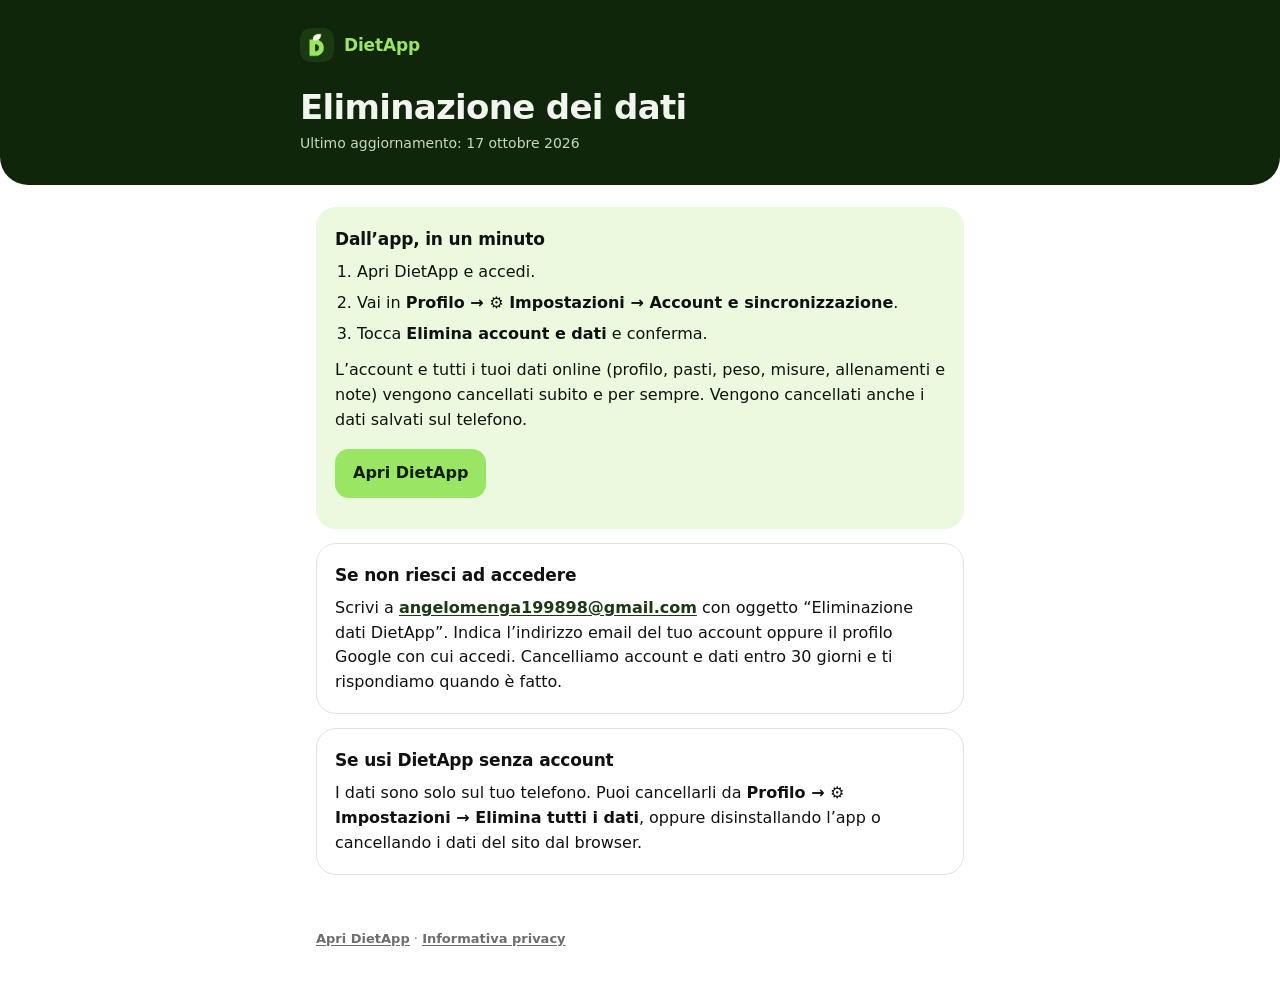
<file: public/elimina-dati.html>
<!doctype html>
<html lang="it">
<head>
<meta charset="utf-8">
<meta name="viewport" content="width=device-width,initial-scale=1,viewport-fit=cover">
<title>Eliminazione dei dati · DietApp</title>
<meta name="description" content="Come eliminare il tuo account DietApp e tutti i dati collegati.">
<meta name="theme-color" content="#10260a">
<link rel="icon" href="icon-192.png">
<style>:root{--bg:#fff;--cd:#fff;--tx:#111;--mu:#6e6e6e;--ac:#1c3a12;--li:#9be564;--bd:#e2e2e2;--g1:#ebf9df;--hd:#10260a;--ff:Inter,system-ui,-apple-system,"Segoe UI",sans-serif}
@media(prefers-color-scheme:dark){:root{--bg:#0e130d;--cd:#171e15;--tx:#f1f4ef;--mu:#9aa595;--ac:#9be564;--bd:#2a3427;--g1:#1f3417;--hd:#152b0f}}
*{box-sizing:border-box}
html{-webkit-text-size-adjust:100%}
body{margin:0;background:var(--bg);color:var(--tx);font:16px/1.55 var(--ff)}
header{background:var(--hd);color:#f1f4ef;padding:calc(28px + env(safe-area-inset-top)) 16px 30px;border-radius:0 0 28px 28px}
header .in,main{max-width:680px;margin:0 auto}
.brand{display:inline-flex;align-items:center;gap:10px;color:var(--li);font-weight:800;letter-spacing:-.01em;text-decoration:none;font-size:17px}
.brand img{width:34px;height:34px;border-radius:10px}
h1{font-size:clamp(26px,7vw,34px);line-height:1.15;margin:18px 0 6px;letter-spacing:-.02em}
header p{margin:0;color:#c9d6c2;font-size:14px}
main{padding:22px 16px calc(40px + env(safe-area-inset-bottom))}
.c{background:var(--cd);border:1px solid var(--bd);border-radius:20px;padding:18px 18px 6px;margin:0 0 14px}
.c.hl{background:var(--g1);border-color:transparent}
h2{font-size:17px;margin:0 0 8px;letter-spacing:-.01em}
p,li{color:var(--tx)}
p{margin:0 0 12px}
ul,ol{margin:0 0 12px;padding-left:22px}
li{margin:0 0 6px}
.mu{color:var(--mu);font-size:14px}
a{color:var(--ac);font-weight:600;text-underline-offset:2px}
.btn{display:inline-block;background:var(--li);color:#10200a;text-decoration:none;font-weight:700;padding:12px 18px;border-radius:14px;margin:4px 8px 12px 0}
.btn.sec{background:transparent;color:var(--ac);border:1.5px solid var(--bd)}
.path{font-weight:700}
footer{max-width:680px;margin:0 auto;padding:0 16px 40px;color:var(--mu);font-size:13px}
footer a{color:var(--mu)}
</style>
</head>
<body>
<header><div class="in">
<a class="brand" href="./"><img src="icon-192.png" alt="">DietApp</a>
<h1>Eliminazione dei dati</h1>
<p>Ultimo aggiornamento: 17 ottobre 2026</p>
</div></header>
<main>
<section class="c hl"><h2>Dall’app, in un minuto</h2>
<ol>
<li>Apri DietApp e accedi.</li>
<li>Vai in <span class="path">Profilo → ⚙️ Impostazioni → Account e sincronizzazione</span>.</li>
<li>Tocca <span class="path">Elimina account e dati</span> e conferma.</li>
</ol>
<p>L’account e tutti i tuoi dati online (profilo, pasti, peso, misure, allenamenti e note) vengono cancellati subito e per sempre. Vengono cancellati anche i dati salvati sul telefono.</p>
<p><a class="btn" href="./">Apri DietApp</a></p></section>

<section class="c"><h2>Se non riesci ad accedere</h2>
<p>Scrivi a <a href="mailto:angelomenga199898@gmail.com?subject=Eliminazione%20dati%20DietApp">angelomenga199898@gmail.com</a> con oggetto “Eliminazione dati DietApp”. Indica l’indirizzo email del tuo account oppure il profilo Google con cui accedi. Cancelliamo account e dati entro 30 giorni e ti rispondiamo quando è fatto.</p></section>

<section class="c"><h2>Se usi DietApp senza account</h2>
<p>I dati sono solo sul tuo telefono. Puoi cancellarli da <span class="path">Profilo → ⚙️ Impostazioni → Elimina tutti i dati</span>, oppure disinstallando l’app o cancellando i dati del sito dal browser.</p></section>
</main>
<footer><a href="./">Apri DietApp</a> · <a href="privacy.html">Informativa privacy</a></footer>
</body>
</html>
</file>
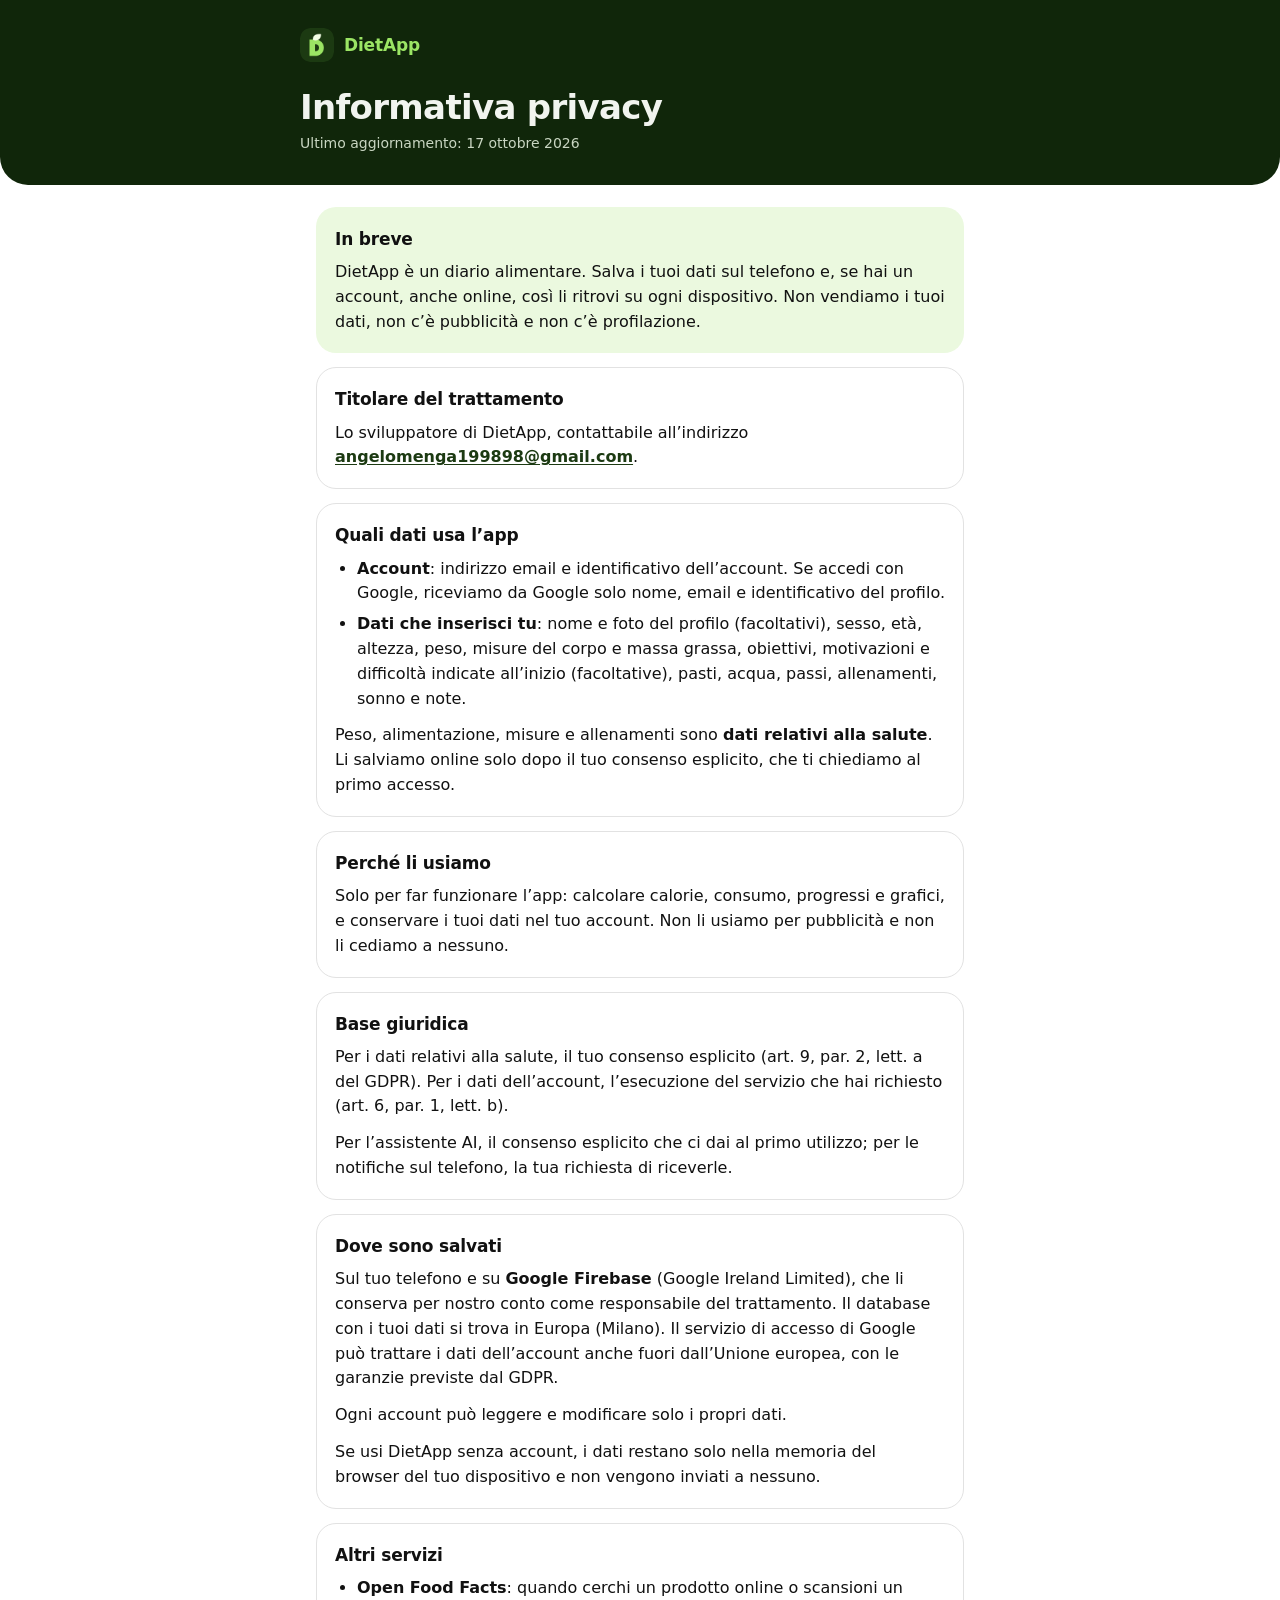
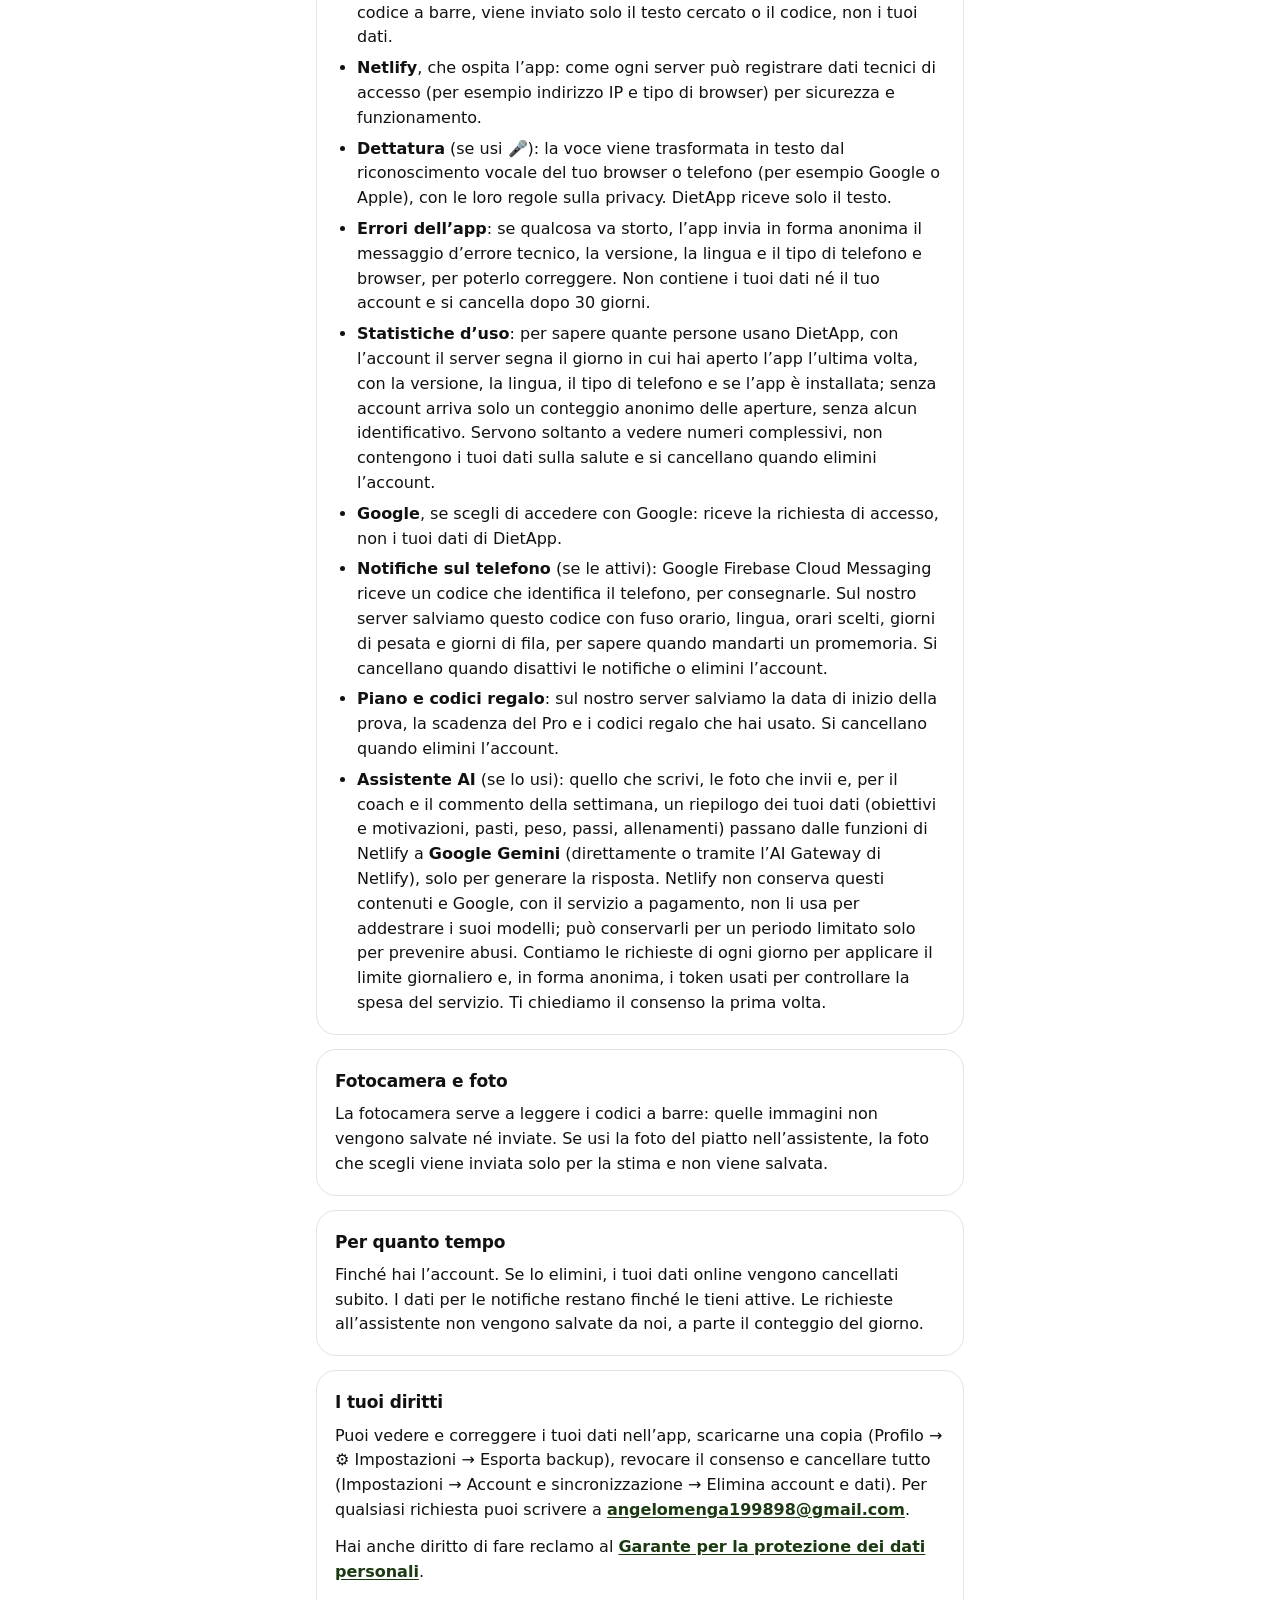
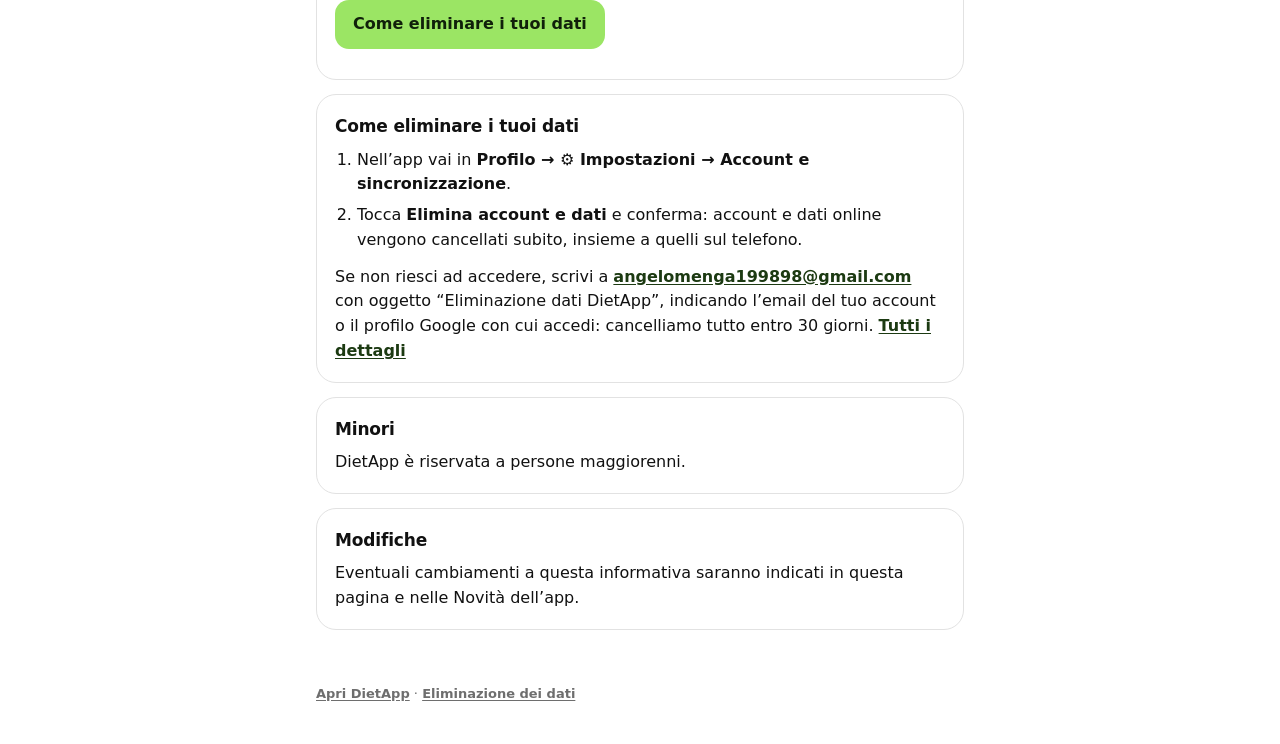
<file: public/privacy.html>
<!doctype html>
<html lang="it">
<head>
<meta charset="utf-8">
<meta name="viewport" content="width=device-width,initial-scale=1,viewport-fit=cover">
<title>Informativa privacy · DietApp</title>
<meta name="description" content="Come DietApp tratta i tuoi dati: quali dati, perché, dove sono salvati e come cancellarli.">
<meta name="theme-color" content="#10260a">
<link rel="icon" href="icon-192.png">
<style>:root{--bg:#fff;--cd:#fff;--tx:#111;--mu:#6e6e6e;--ac:#1c3a12;--li:#9be564;--bd:#e2e2e2;--g1:#ebf9df;--hd:#10260a;--ff:Inter,system-ui,-apple-system,"Segoe UI",sans-serif}
@media(prefers-color-scheme:dark){:root{--bg:#0e130d;--cd:#171e15;--tx:#f1f4ef;--mu:#9aa595;--ac:#9be564;--bd:#2a3427;--g1:#1f3417;--hd:#152b0f}}
*{box-sizing:border-box}
html{-webkit-text-size-adjust:100%}
body{margin:0;background:var(--bg);color:var(--tx);font:16px/1.55 var(--ff)}
header{background:var(--hd);color:#f1f4ef;padding:calc(28px + env(safe-area-inset-top)) 16px 30px;border-radius:0 0 28px 28px}
header .in,main{max-width:680px;margin:0 auto}
.brand{display:inline-flex;align-items:center;gap:10px;color:var(--li);font-weight:800;letter-spacing:-.01em;text-decoration:none;font-size:17px}
.brand img{width:34px;height:34px;border-radius:10px}
h1{font-size:clamp(26px,7vw,34px);line-height:1.15;margin:18px 0 6px;letter-spacing:-.02em}
header p{margin:0;color:#c9d6c2;font-size:14px}
main{padding:22px 16px calc(40px + env(safe-area-inset-bottom))}
.c{background:var(--cd);border:1px solid var(--bd);border-radius:20px;padding:18px 18px 6px;margin:0 0 14px}
.c.hl{background:var(--g1);border-color:transparent}
h2{font-size:17px;margin:0 0 8px;letter-spacing:-.01em}
p,li{color:var(--tx)}
p{margin:0 0 12px}
ul,ol{margin:0 0 12px;padding-left:22px}
li{margin:0 0 6px}
.mu{color:var(--mu);font-size:14px}
a{color:var(--ac);font-weight:600;text-underline-offset:2px}
.btn{display:inline-block;background:var(--li);color:#10200a;text-decoration:none;font-weight:700;padding:12px 18px;border-radius:14px;margin:4px 8px 12px 0}
.btn.sec{background:transparent;color:var(--ac);border:1.5px solid var(--bd)}
.path{font-weight:700}
footer{max-width:680px;margin:0 auto;padding:0 16px 40px;color:var(--mu);font-size:13px}
footer a{color:var(--mu)}
</style>
</head>
<body>
<header><div class="in">
<a class="brand" href="./"><img src="icon-192.png" alt="">DietApp</a>
<h1>Informativa privacy</h1>
<p>Ultimo aggiornamento: 17 ottobre 2026</p>
</div></header>
<main>
<section class="c hl"><h2>In breve</h2>
<p>DietApp è un diario alimentare. Salva i tuoi dati sul telefono e, se hai un account, anche online, così li ritrovi su ogni dispositivo. Non vendiamo i tuoi dati, non c’è pubblicità e non c’è profilazione.</p></section>

<section class="c"><h2>Titolare del trattamento</h2>
<p>Lo sviluppatore di DietApp, contattabile all’indirizzo <a href="mailto:angelomenga199898@gmail.com">angelomenga199898@gmail.com</a>.</p></section>

<section class="c"><h2>Quali dati usa l’app</h2>
<ul>
<li><b>Account</b>: indirizzo email e identificativo dell’account. Se accedi con Google, riceviamo da Google solo nome, email e identificativo del profilo.</li>
<li><b>Dati che inserisci tu</b>: nome e foto del profilo (facoltativi), sesso, età, altezza, peso, misure del corpo e massa grassa, obiettivi, motivazioni e difficoltà indicate all’inizio (facoltative), pasti, acqua, passi, allenamenti, sonno e note.</li>
</ul>
<p>Peso, alimentazione, misure e allenamenti sono <b>dati relativi alla salute</b>. Li salviamo online solo dopo il tuo consenso esplicito, che ti chiediamo al primo accesso.</p></section>

<section class="c"><h2>Perché li usiamo</h2>
<p>Solo per far funzionare l’app: calcolare calorie, consumo, progressi e grafici, e conservare i tuoi dati nel tuo account. Non li usiamo per pubblicità e non li cediamo a nessuno.</p></section>

<section class="c"><h2>Base giuridica</h2>
<p>Per i dati relativi alla salute, il tuo consenso esplicito (art. 9, par. 2, lett. a del GDPR). Per i dati dell’account, l’esecuzione del servizio che hai richiesto (art. 6, par. 1, lett. b).</p>
<p>Per l’assistente AI, il consenso esplicito che ci dai al primo utilizzo; per le notifiche sul telefono, la tua richiesta di riceverle.</p></section>

<section class="c"><h2>Dove sono salvati</h2>
<p>Sul tuo telefono e su <b>Google Firebase</b> (Google Ireland Limited), che li conserva per nostro conto come responsabile del trattamento. Il database con i tuoi dati si trova in Europa (Milano). Il servizio di accesso di Google può trattare i dati dell’account anche fuori dall’Unione europea, con le garanzie previste dal GDPR.</p>
<p>Ogni account può leggere e modificare solo i propri dati.</p>
<p>Se usi DietApp senza account, i dati restano solo nella memoria del browser del tuo dispositivo e non vengono inviati a nessuno.</p></section>

<section class="c"><h2>Altri servizi</h2>
<ul>
<li><b>Open Food Facts</b>: quando cerchi un prodotto online o scansioni un codice a barre, viene inviato solo il testo cercato o il codice, non i tuoi dati.</li>
<li><b>Netlify</b>, che ospita l’app: come ogni server può registrare dati tecnici di accesso (per esempio indirizzo IP e tipo di browser) per sicurezza e funzionamento.</li>
<li><b>Dettatura</b> (se usi 🎤): la voce viene trasformata in testo dal riconoscimento vocale del tuo browser o telefono (per esempio Google o Apple), con le loro regole sulla privacy. DietApp riceve solo il testo.</li>
<li><b>Errori dell’app</b>: se qualcosa va storto, l’app invia in forma anonima il messaggio d’errore tecnico, la versione, la lingua e il tipo di telefono e browser, per poterlo correggere. Non contiene i tuoi dati né il tuo account e si cancella dopo 30 giorni.</li>
<li><b>Statistiche d’uso</b>: per sapere quante persone usano DietApp, con l’account il server segna il giorno in cui hai aperto l’app l’ultima volta, con la versione, la lingua, il tipo di telefono e se l’app è installata; senza account arriva solo un conteggio anonimo delle aperture, senza alcun identificativo. Servono soltanto a vedere numeri complessivi, non contengono i tuoi dati sulla salute e si cancellano quando elimini l’account.</li>
<li><b>Google</b>, se scegli di accedere con Google: riceve la richiesta di accesso, non i tuoi dati di DietApp.</li>
<li><b>Notifiche sul telefono</b> (se le attivi): Google Firebase Cloud Messaging riceve un codice che identifica il telefono, per consegnarle. Sul nostro server salviamo questo codice con fuso orario, lingua, orari scelti, giorni di pesata e giorni di fila, per sapere quando mandarti un promemoria. Si cancellano quando disattivi le notifiche o elimini l’account.</li>
<li><b>Piano e codici regalo</b>: sul nostro server salviamo la data di inizio della prova, la scadenza del Pro e i codici regalo che hai usato. Si cancellano quando elimini l’account.</li>
<li><b>Assistente AI</b> (se lo usi): quello che scrivi, le foto che invii e, per il coach e il commento della settimana, un riepilogo dei tuoi dati (obiettivi e motivazioni, pasti, peso, passi, allenamenti) passano dalle funzioni di Netlify a <b>Google Gemini</b> (direttamente o tramite l’AI Gateway di Netlify), solo per generare la risposta. Netlify non conserva questi contenuti e Google, con il servizio a pagamento, non li usa per addestrare i suoi modelli; può conservarli per un periodo limitato solo per prevenire abusi. Contiamo le richieste di ogni giorno per applicare il limite giornaliero e, in forma anonima, i token usati per controllare la spesa del servizio. Ti chiediamo il consenso la prima volta.</li>
</ul></section>

<section class="c"><h2>Fotocamera e foto</h2>
<p>La fotocamera serve a leggere i codici a barre: quelle immagini non vengono salvate né inviate. Se usi la foto del piatto nell’assistente, la foto che scegli viene inviata solo per la stima e non viene salvata.</p></section>

<section class="c"><h2>Per quanto tempo</h2>
<p>Finché hai l’account. Se lo elimini, i tuoi dati online vengono cancellati subito. I dati per le notifiche restano finché le tieni attive. Le richieste all’assistente non vengono salvate da noi, a parte il conteggio del giorno.</p></section>

<section class="c"><h2>I tuoi diritti</h2>
<p>Puoi vedere e correggere i tuoi dati nell’app, scaricarne una copia (Profilo → ⚙️ Impostazioni → Esporta backup), revocare il consenso e cancellare tutto (Impostazioni → Account e sincronizzazione → Elimina account e dati). Per qualsiasi richiesta puoi scrivere a <a href="mailto:angelomenga199898@gmail.com">angelomenga199898@gmail.com</a>.</p>
<p>Hai anche diritto di fare reclamo al <a href="https://www.garanteprivacy.it" rel="noopener">Garante per la protezione dei dati personali</a>.</p>
<p><a class="btn" href="elimina-dati.html">Come eliminare i tuoi dati</a></p></section>

<section class="c" id="elimina"><h2>Come eliminare i tuoi dati</h2>
<ol>
<li>Nell’app vai in <span class="path">Profilo → ⚙️ Impostazioni → Account e sincronizzazione</span>.</li>
<li>Tocca <span class="path">Elimina account e dati</span> e conferma: account e dati online vengono cancellati subito, insieme a quelli sul telefono.</li>
</ol>
<p>Se non riesci ad accedere, scrivi a <a href="mailto:angelomenga199898@gmail.com?subject=Eliminazione%20dati%20DietApp">angelomenga199898@gmail.com</a> con oggetto “Eliminazione dati DietApp”, indicando l’email del tuo account o il profilo Google con cui accedi: cancelliamo tutto entro 30 giorni. <a href="elimina-dati.html">Tutti i dettagli</a></p></section>

<section class="c"><h2>Minori</h2>
<p>DietApp è riservata a persone maggiorenni.</p></section>

<section class="c"><h2>Modifiche</h2>
<p>Eventuali cambiamenti a questa informativa saranno indicati in questa pagina e nelle Novità dell’app.</p></section>
</main>
<footer><a href="./">Apri DietApp</a> · <a href="elimina-dati.html">Eliminazione dei dati</a></footer>
</body>
</html>
</file>
